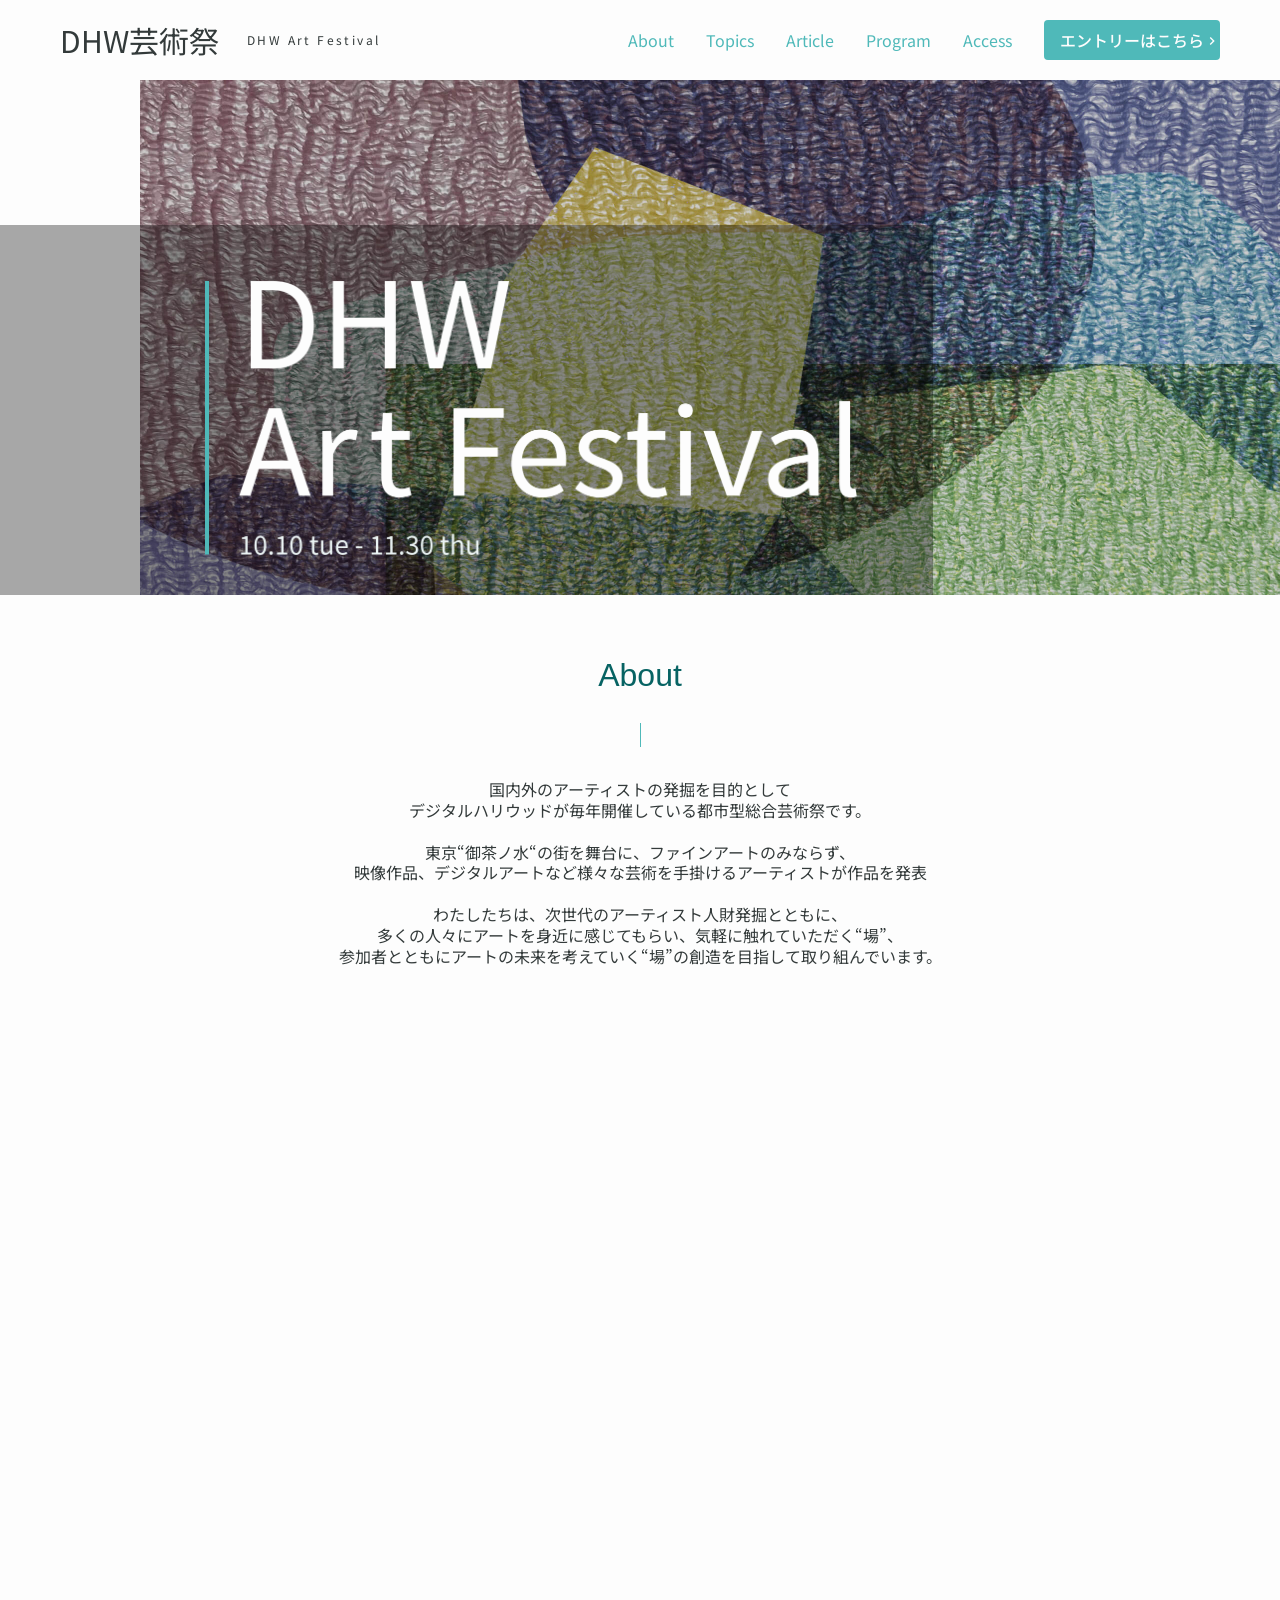
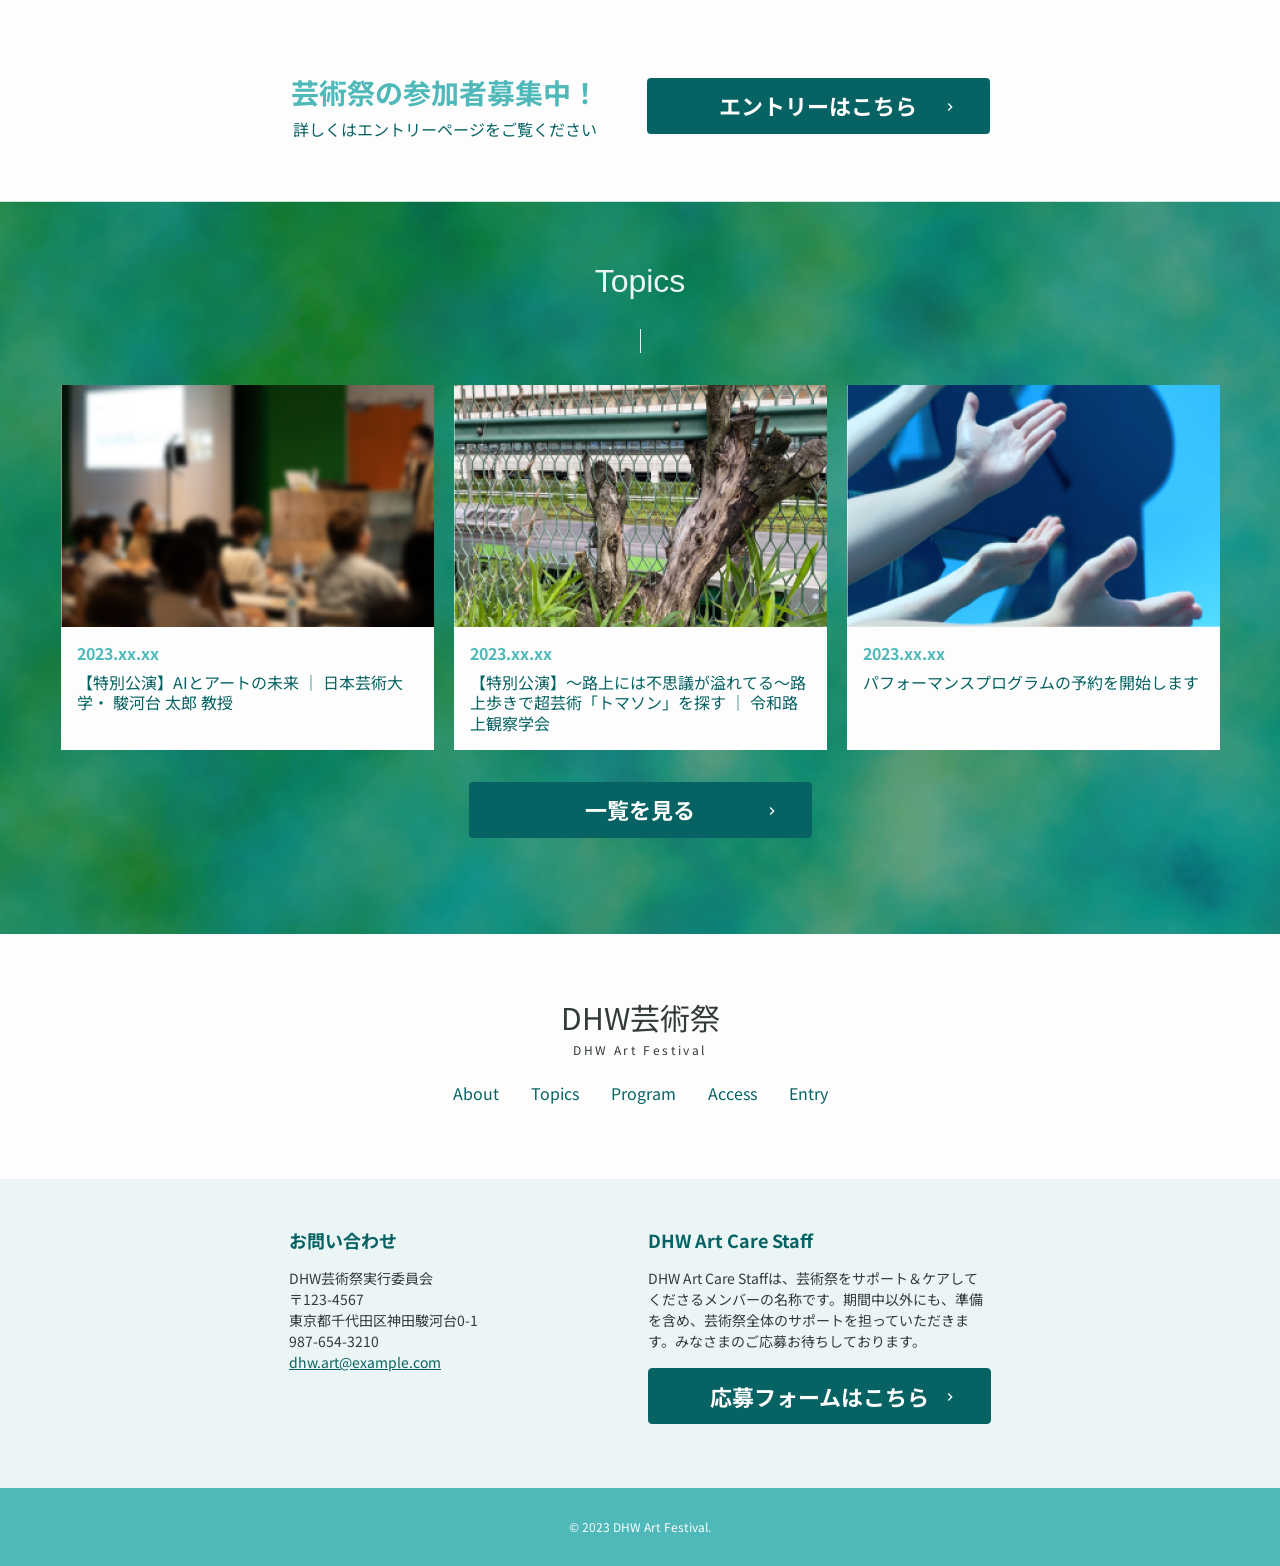
<file: index.html>
<!DOCTYPE html>
<html lang="ja">

<head prefix="og: https://ogp.me/ns#">
    <meta charset="UTF-8">
    <meta name="viewport" content="width=device-width, initial-scale=1.0">
    <meta name="description" content="国内外のアーティストの発掘を目的としてデジタルハリウッドが毎年開催している都市型総合芸術祭です。">
    
    <!-- ogp -->
    <meta property="og:url" content="https://dhwmall.co.jp">
    <meta property="og:type" content="website">
    <meta property="og:title" content="DHW芸術祭 DHW Art Festival">
    <meta property="og:description" content="国内外のアーティストの発掘を目的としてデジタルハリウッドが毎年開催している都市型総合芸術祭です。">
    <meta property="og:site_name" content="DHW芸術祭 DHW Art Festival">
    <meta property="og:image" content="https://dhwmall.co.jp/assets/images/ogp.jpg">

    <!-- favicon apple-touch-icon -->
    <link rel="shortcut icon" href="assets/images/favicon.ico">
    <link rel="apple-touch-icon" sizes="180x180" href="assets/images/apple-touch-icon.png">
    <link rel="icon" type="image/png" href="assets/images/android-chrome-256x256.png">
    
    <title>DHW芸術祭 DHW Art Festival</title>

    <!-- web font -->
    <link rel="preconnect" href="https://fonts.googleapis.com">
    <link rel="preconnect" href="https://fonts.gstatic.com" crossorigin>
    <link href="https://fonts.googleapis.com/css2?family=Noto+Sans+JP:wght@400;500;700&display=swap" rel="stylesheet">

    <!-- css -->
    <link rel="stylesheet" href="assets/css/destyle.css">
    <link rel="stylesheet" href="assets/css/common.css">
    <link rel="stylesheet" href="assets/css/top.css">
    <link rel="stylesheet" href="assets/css/style.css">
</head>

<body>

    <div id="container" class="container">
        <header class="header">
            <h1 class="header__topic"><a href="index.html">DHW芸術祭<span>DHW Art Festival</span></a></h1>
            <nav class="nav">
                <div class="nav__header">
                    <p class="nav__topic"><a href="index.html">DHW芸術祭<span>DHW Art Festival</span></a></p>
                    <button class="nav__btn">
                        <img src="assets/images/btn-close.svg" alt="btn-close">
                    </button>
                </div>
                <ul class="nav__list">
                    <li class="nav__item"><a href="index.html#about">About</a></li>
                    <li class="nav__item"><a href="topics.html">Topics</a></li>
                    <li class="nav__item"><a href="article.html">Article</a></li>
                    <li class="nav__item"><a href="#">Program</a></li>
                    <li class="nav__item"><a href="#">Access</a></li>
                    <li class="nav__item"><a href="entry.html">Entry</a></li>
                    <li class="nav__item"><a class="nav__btnEntry" href="entry.html">エントリーはこちら</a></li>
                </ul>
            </nav>
            <!-- header.btn -->
            <button class="header__btn">
                <img src="assets/images/btn-menu.svg" alt="btn-menu">
            </button>
        </header>
        <main class="main">
            <article class="article">
                <header class="article__header">
                    <h2 class="mainVisual">
                        <img class="logo__sp" src="assets/images/top-logo-sp.png"
                            alt="DHW Art Festival 10.10 tue - 11.30 thu">
                        <img class="logo__pc" src="assets/images/top-logo-pc.png"
                            alt="DHW Art Festival 10.10 tue - 11.30 thu">
                    </h2>
                </header>
                <section id="about" class="section section--about">
                    <h3 class="topic">About</h3>
                    <div class="mainCaption">
                        <p class="mainCaption__txt">国内外のアーティストの発掘を目的として<br>
                            デジタルハリウッドが毎年開催している都市型総合芸術祭です。</p>
                        <p class="mainCaption__txt">東京“御茶ノ水“の街を舞台に、ファインアートのみならず、<br>
                            映像作品、デジタルアートなど様々な芸術を手掛けるアーティストが作品を発表</p>
                        <p class="mainCaption__txt">わたしたちは、次世代のアーティスト人財発掘とともに、<br>
                            多くの人々にアートを身近に感じてもらい、気軽に触れていただく“場”、<br>
                            参加者とともにアートの未来を考えていく“場”の創造を目指して取り組んでいます。</p>
                    </div>
                    <iframe class="movie" src="https://www.youtube.com/embed/JCCbKsU6DAI" title="YouTube video player" allow= "accelerometer; autoplay; clipboard-write; encrypted-media; gyroscope; picture-in-picture; web-share" allowfullscreen></iframe>

                    <div class="entry">
                        <div class="entry__group">
                            <h4 class="entry__topic">芸術祭の参加者募集中！</h4>
                            <p class="entry__txt">詳しくは<br class="spbr">エントリーページをご覧ください</p>
                        </div>
                        <a class="btn btn--about" href="entry.html">エントリーはこちら</a>
                    </div>
                </section>

                <section id="topics" class="section section--topics">
                    <h3 class="topic toipcs--white">Topics</h3>
                    <ul class="topics">
                        <li class="topics__item">
                            <a href="">
                                <img src="assets/images/topics-thum01.jpg" alt="">
                                <p class="topics__txt">
                                    <time datetime="2023-01-01">2023.xx.xx</time>
                                    <span>【特別公演】AIとアートの未来 ｜ 日本芸術大学・ 駿河台 太郎 教授</span>
                                </p>
                            </a>
                        </li>
                        <li class="topics__item">
                            <a href="">
                                <img src="assets/images/topics-thum02.jpg" alt="">
                                <p class="topics__txt">
                                    <time datetime="2023-01-01">2023.xx.xx</time>
                                    <span>【特別公演】～路上には不思議が溢れてる～路上歩きで超芸術「トマソン」を探す ｜ 令和路上観察学会</span>
                                </p>
                            </a>
                        </li>
                        <li class="topics__item">
                            <a href="">
                                <img src="assets/images/topics-thum03.jpg" alt="">
                                <p class="topics__txt">
                                    <time datetime="2023-01-01">2023.xx.xx</time>
                                    <span>パフォーマンスプログラムの予約を開始します</span>
                                </p>
                            </a>
                        </li>
                    </ul>
                    <a class="btn btn--topics" href="topics.html">一覧を見る</a>
                </section>
                <footer class="article__footer">
                    <h3 class="footerTitle">DHW芸術祭<span>DHW Art Festival</span></h3>
                    <nav class="footerNav">
                        <ul class="footerNav__list">
                            <li class="footerNav__item"><a href="index.html#about">About</a></li>
                            <li class="footerNav__item"><a href="topics.html">Topics</a></li>
                            <li class="footerNav__item"><a href="#">Program</a></li>
                            <li class="footerNav__item"><a href="#">Access</a></li>
                            <li class="footerNav__item"><a href="entry.html">Entry</a></li>
                        </ul>
                    </nav>
                </footer>
            </article>
        </main>
        <footer class="footer">
            <div class="footer__group">
                <section class="contact">
                    <h2 class="contact__topic">お問い合わせ</h2>
                    <address class="contact__address">
                        DHW芸術祭実行委員会<br>
                        〒123-4567<br>
                        東京都千代田区神田駿河台0-1<br>
                        987-654-3210<br>
                        <a href="mailto:dhw.art@example.com?subject=お問い合わせ">dhw.art@example.com</a>
                    </address>
                </section>
                <section class="recruit">
                    <h2 class="recruit__topic">DHW Art Care Staff</h2>
                    <p class="recruit__txt">DHW Art Care Staffは、芸術祭をサポート＆ケアしてくださるメンバーの名称です。期間中以外にも、準備を含め、芸術祭全体のサポートを担っていただきます。みなさまのご応募お待ちしております。</p>
                    <a  class="btn btn__recruit" href="#">応募フォームはこちら</a>
                </section>
            </div>
            <p class="copy"><small>&copy; 2023 DHW Art Festival.</small></p>
        </footer>
    </div>

</body>
<script src="https://code.jquery.com/jquery-3.7.0.min.js" integrity="sha256-2Pmvv0kuTBOenSvLm6bvfBSSHrUJ+3A7x6P5Ebd07/g=" crossorigin="anonymous"></script>
<script src="assets/js/main.js"></script>
</html>
</file>
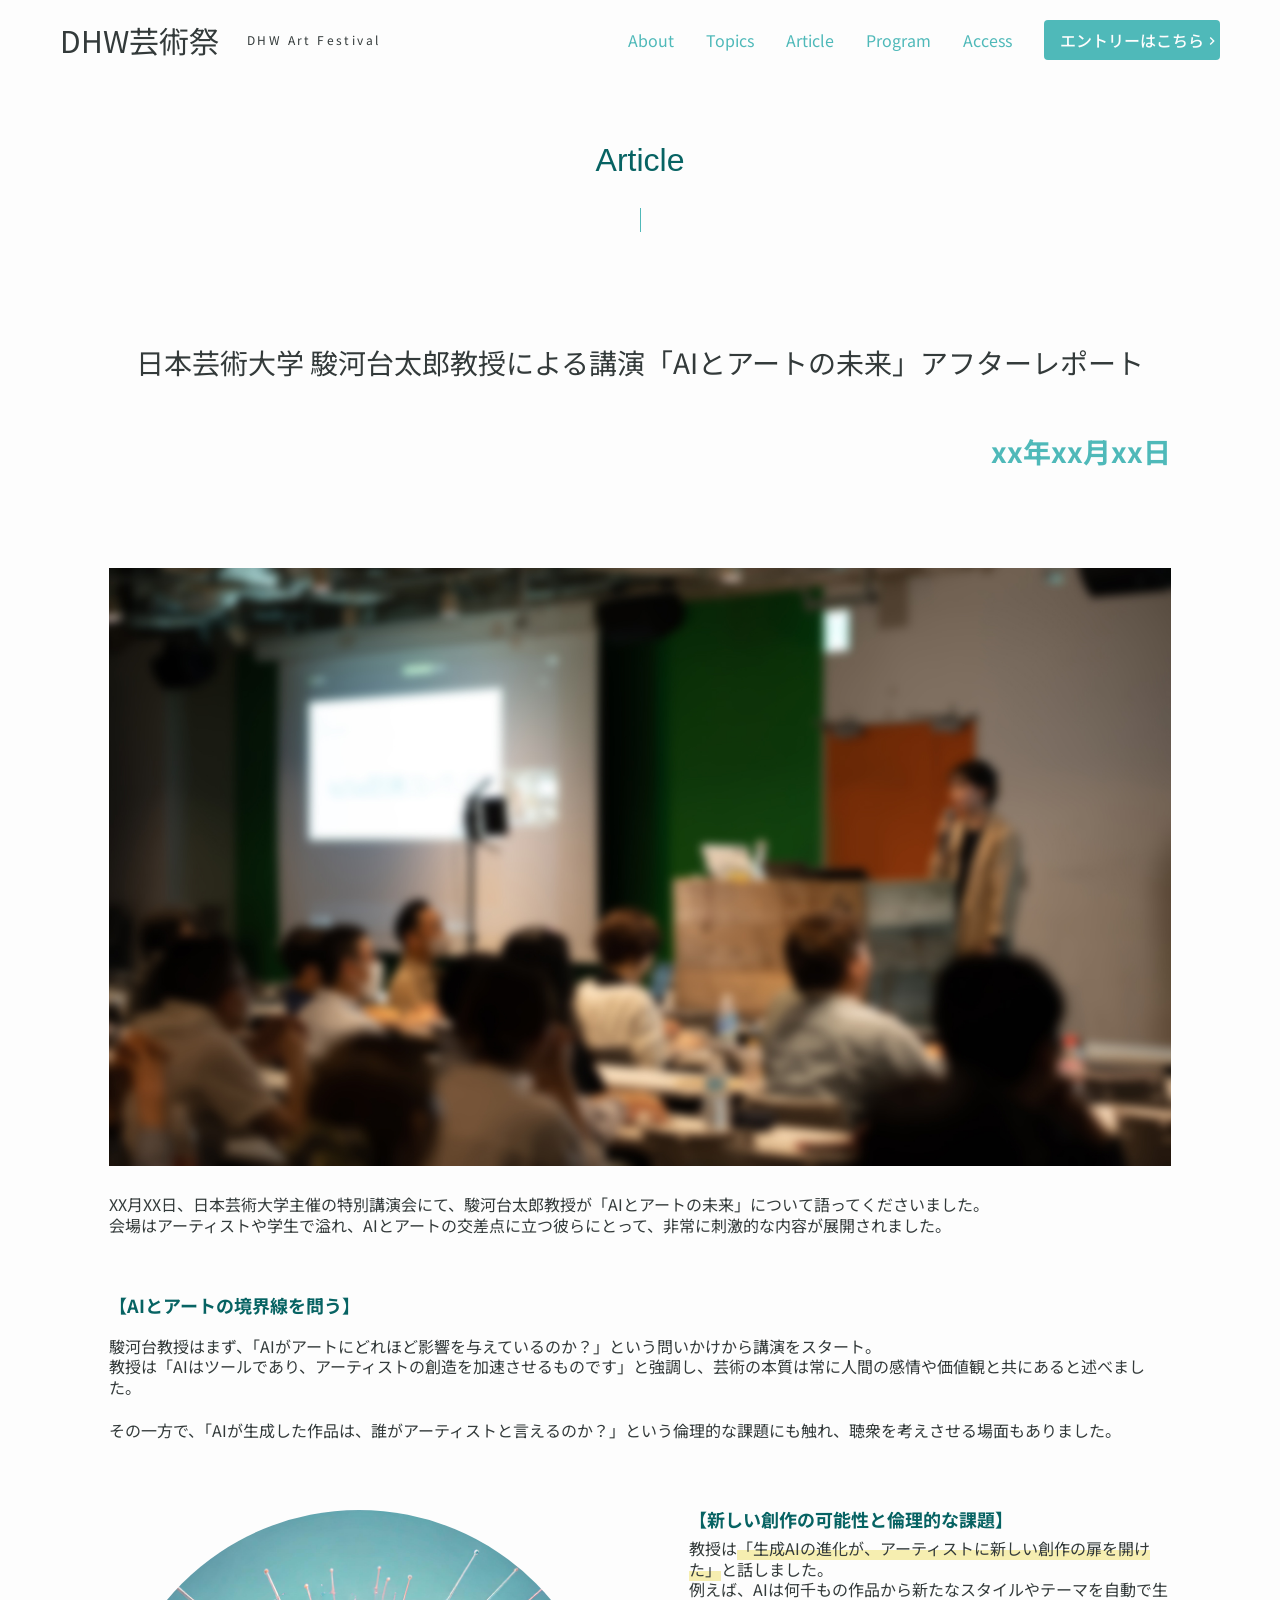
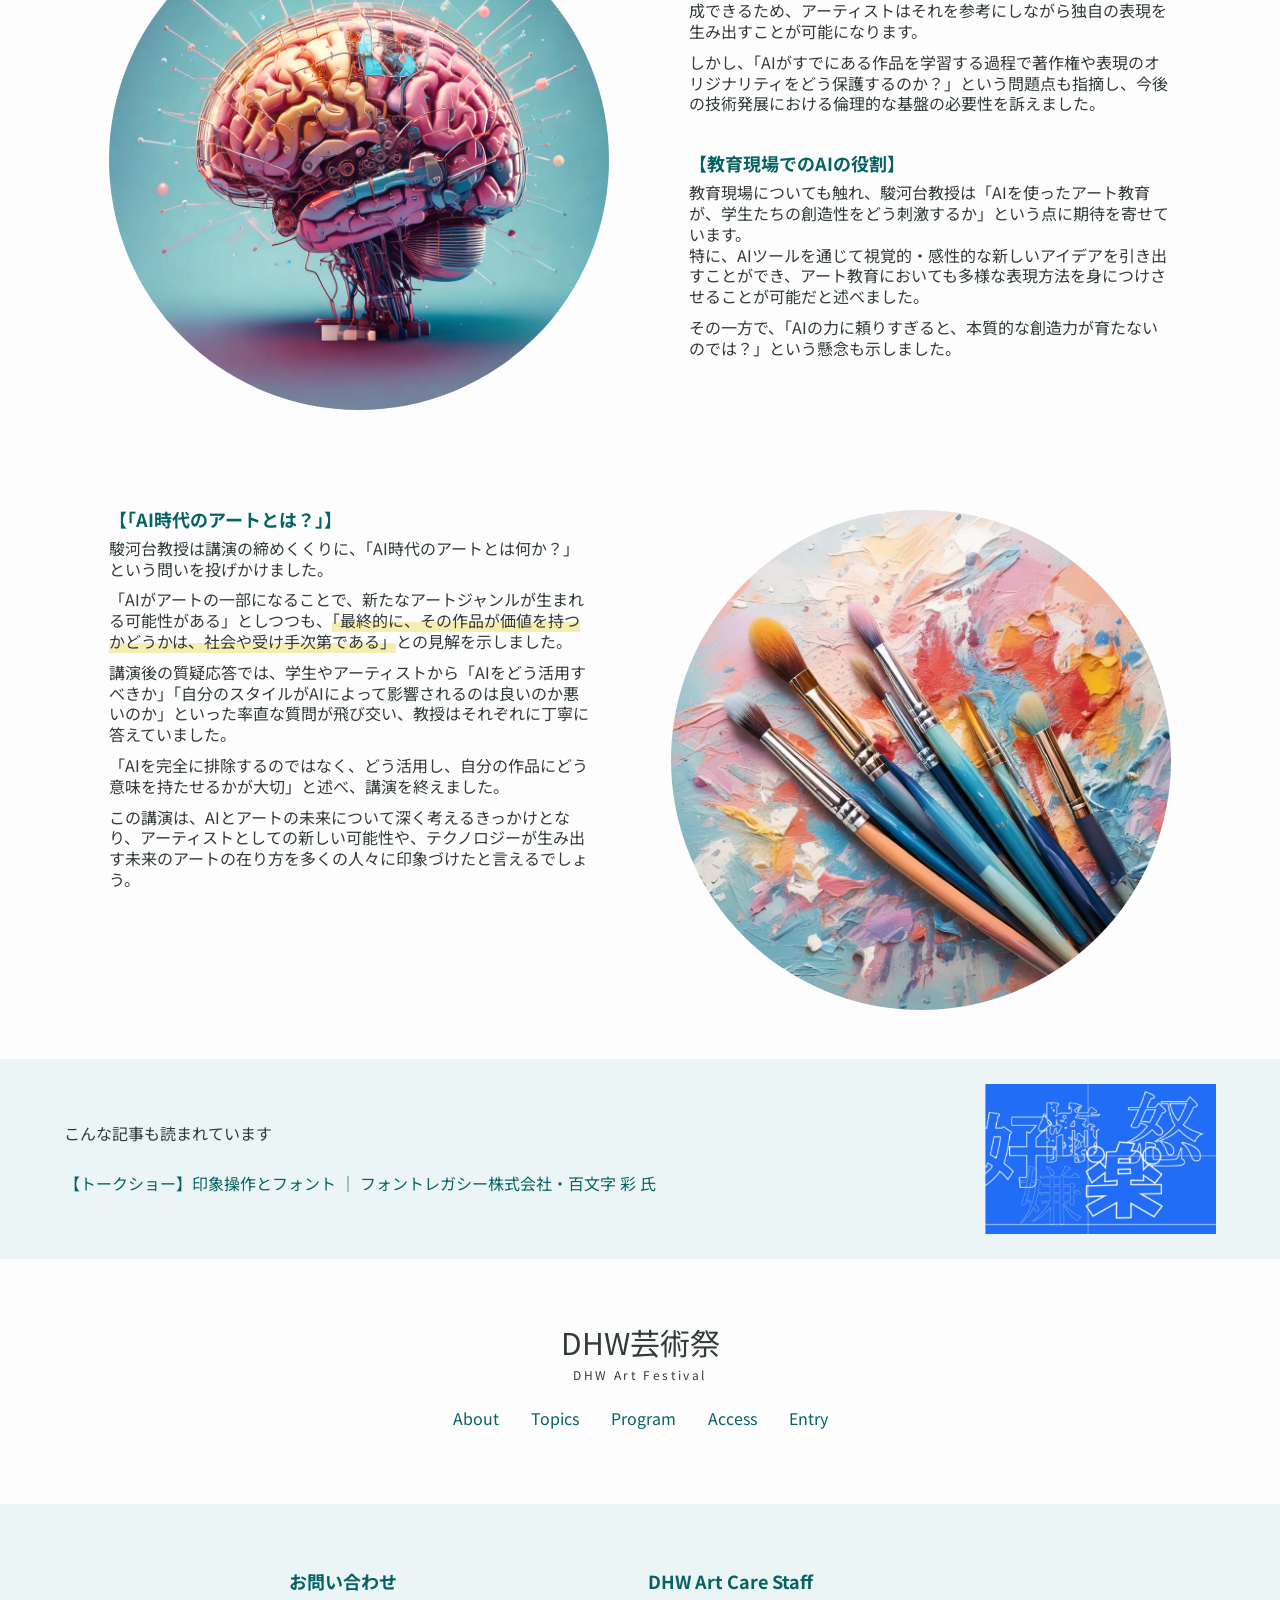
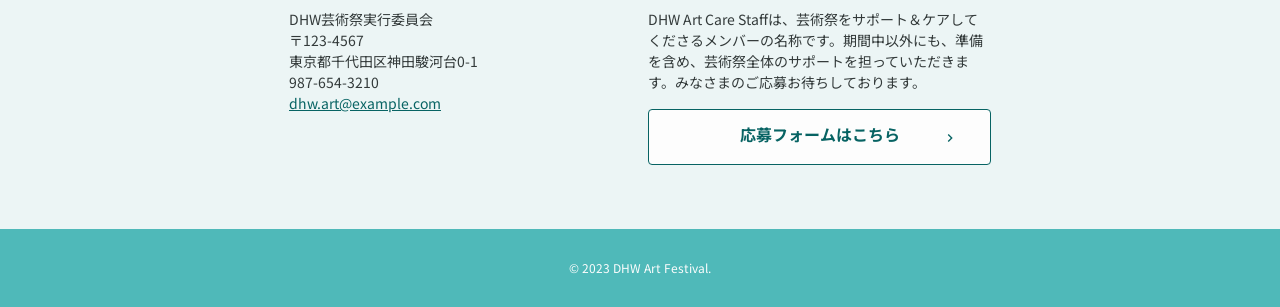
<file: article.html>
<!DOCTYPE html>
<html lang="ja">

<head prefix="og: https://ogp.me/ns#">
    <meta charset="UTF-8">
    <meta name="viewport" content="width=device-width, initial-scale=1.0">
    <meta name="description" content="国内外のアーティストの発掘を目的としてデジタルハリウッドが毎年開催している都市型総合芸術祭です。">
    

    <!-- ogp -->
    <meta property="og:url" content="https://dhwmall.co.jp">
    <meta property="og:type" content="website">
    <meta property="og:title" content="DHW芸術祭 DHW Art Festival">
    <meta property="og:description" content="国内外のアーティストの発掘を目的としてデジタルハリウッドが毎年開催している都市型総合芸術祭です。">
    <meta property="og:site_name" content="DHW芸術祭 DHW Art Festival">
    <meta property="og:image" content="https://dhwmall.co.jp/assets/images/ogp.jpg">


    <!-- favicon apple-touch-icon -->
    <link rel="shortcut icon" href="assets/images/favicon.ico">
    <link rel="apple-touch-icon" sizes="180x180" href="assets/images/apple-touch-icon.png">
    <link rel="icon" type="image/png" href="assets/images/android-chrome-256x256.png">

    <title>DHW芸術祭 DHW Art Festival</title>

    <!-- web font -->
    <link rel="preconnect" href="https://fonts.googleapis.com">
    <link rel="preconnect" href="https://fonts.gstatic.com" crossorigin>
    <link href="https://fonts.googleapis.com/css2?family=Noto+Sans+JP:wght@400;500;700&display=swap" rel="stylesheet">

    <!-- css -->
    <link rel="stylesheet" href="assets/css/destyle.css">
    <link rel="stylesheet" href="assets/css/common.css">
    <link rel="stylesheet" href="assets/css/article.css">
</head>

<body>

    <div id="container" class="container">
        <header class="header">
            <h1 class="header__topic"><a href="index.html">DHW芸術祭<span>DHW Art Festival</span></a></h1>
            <nav class="nav">
                <div class="nav__header">
                    <p class="nav__topic"><a href="index.html">DHW芸術祭<span>DHW Art Festival</span></a></p>
                    <button class="nav__btn">
                        <img src="assets/images/btn-close.svg" alt="btn-close">
                    </button>
                </div>
                <ul class="nav__list">
                    <li class="nav__item"><a href="index.html#about">About</a></li>
                    <li class="nav__item"><a href="topics.html">Topics</a></li>
                    <li class="nav__item"><a href="article.html">Article</a></li>
                    <li class="nav__item"><a href="#">Program</a></li>
                    <li class="nav__item"><a href="#">Access</a></li>
                    <li class="nav__item"><a href="entry.html">Entry</a></li>
                    <li class="nav__item"><a class="nav__btnEntry" href="entry.html">エントリーはこちら</a></li>
                </ul>
            </nav>
            <!-- header.btn -->
            <button class="header__btn">
                <img src="assets/images/btn-menu.svg" alt="btn-menu">
            </button>
        </header>
        <main class="main">
            <article class="article">
                <header class="article__header">
                    <h2 class="topic">Article</h2>
                </header>

                <!-- Article -->
                <section class="article__body">

                    <div class="article__intro">
                        <h3 class="article__title">日本芸術大学 駿河台太郎教授による講演「AIとアートの未来」アフターレポート</h3>
                        <div class="article__meta">
                            <time class="article__date" datetime="2023-01-01">xx年xx月xx日</time>
                        </div>
                        <figure class="article__hero">
                            <img src="assets/images/article_report.jpg" alt="講演の様子">
                        </figure>
                        <p class="article__lead">XX月XX日、日本芸術大学主催の特別講演会にて、駿河台太郎教授が「AIとアートの未来」について語ってくださいました。<br>
                            会場はアーティストや学生で溢れ、AIとアートの交差点に立つ彼らにとって、非常に刺激的な内容が展開されました。</p>
                    </div>
                    <div class="article__content">
                        <section class="article__section">
                            <h3 class="article__sectionTitle">【AIとアートの境界線を問う】</h3>
                            <p class="article__txt">駿河台教授はまず、「AIがアートにどれほど影響を与えているのか？」という問いかけから講演をスタート。<br>
                            教授は「AIはツールであり、アーティストの創造を加速させるものです」と強調し、芸術の本質は常に人間の感情や価値観と共にあると述べました。</p>
                            <p class="article__txt">その一方で、「AIが生成した作品は、誰がアーティストと言えるのか？」という倫理的な課題にも触れ、聴衆を考えさせる場面もありました。</p>
                        </section>
                        <!-- 横並び -->
                        <section class="articleBlock articleBlock--row">
                            <div class="articleBlock__img">
                                <img src="assets/images/article_img01.jpg" alt="circle-img">
                            </div>
                            <div class="articleBlock__item">
                                <div class="articleBlock__itemInner">
                                    <h4 class="article__sectionTitle">【新しい創作の可能性と倫理的な課題】</h4>
                                    <p class="articleBlock__txt">教授は<span class="mark">「生成AIの進化が、アーティストに新しい創作の扉を開けた」</span>と話しました。<br>
                                    例えば、AIは何千もの作品から新たなスタイルやテーマを自動で生成できるため、アーティストはそれを参考にしながら独自の表現を生み出すことが可能になります。</p>
                                    <p class="articleBlock__txt">しかし、「AIがすでにある作品を学習する過程で著作権や表現のオリジナリティをどう保護するのか？」という問題点も指摘し、今後の技術発展における倫理的な基盤の必要性を訴えました。</p>
                                </div>
                                <div class="articleBlock__itemInner">
                                    <h4 class="article__sectionTitle">【教育現場でのAIの役割】</h4>
                                    <p class="articleBlock__txt">教育現場についても触れ、駿河台教授は「AIを使ったアート教育が、学生たちの創造性をどう刺激するか」という点に期待を寄せています。<br>
                                    特に、AIツールを通じて視覚的・感性的な新しいアイデアを引き出すことができ、アート教育においても多様な表現方法を身につけさせることが可能だと述べました。</p>
                                    <p class="articleBlock__txt">その一方で、「AIの力に頼りすぎると、本質的な創造力が育たないのでは？」という懸念も示しました。</p>
                                </div>
                            </div>
                        </section>
                        <!-- 逆並び -->
                        <section class="articleBlock articleBlock--row articleBlock--reverse">
                            <div class="articleBlock__img">
                                <img src="assets/images/article_img02.jpg" alt="circle-img">
                            </div>
                            <div class="articleBlock__item">
                                <h4 class="article__sectionTitle">【「AI時代のアートとは？」】</h4>
                                <p class="articleBlock__txt">駿河台教授は講演の締めくくりに、「AI時代のアートとは何か？」という問いを投げかけました。</p>
                                <p class="articleBlock__txt">「AIがアートの一部になることで、新たなアートジャンルが生まれる可能性がある」としつつも、<span class="mark">「最終的に、その作品が価値を持つかどうかは、社会や受け手次第である」</span>との見解を示しました。</p>
                                <p class="articleBlock__txt">講演後の質疑応答では、学生やアーティストから「AIをどう活用すべきか」「自分のスタイルがAIによって影響されるのは良いのか悪いのか」といった率直な質問が飛び交い、教授はそれぞれに丁寧に答えていました。</p>
                                <p class="articleBlock__txt">「AIを完全に排除するのではなく、どう活用し、自分の作品にどう意味を持たせるかが大切」と述べ、講演を終えました。</p>
                                <p class="articleBlock__txt">この講演は、AIとアートの未来について深く考えるきっかけとなり、アーティストとしての新しい可能性や、テクノロジーが生み出す未来のアートの在り方を多くの人々に印象づけたと言えるでしょう。</p>
                            </div>
                        </section>
                    </div>
    
                    <!-- /Article -->
                </section>
                <div class="article__layout">
                    <div class="recommend">
                        <p class="article__main">こんな記事も読まれています</p>
                        <a href=""><p class="recommend__txt">【トークショー】印象操作とフォント ｜ フォントレガシー株式会社・百文字 彩 氏</p></a>
                    </div>
                        
                    <figure class="recommend__img">
                        <img src="assets/images/topics-thum08.jpg" alt="">
                    </figure>
                </div>


                
                <footer class="article__footer">
                    <h3 class="footerTitle">DHW芸術祭<span>DHW Art Festival</span></h3>
                    <nav class="footerNav">
                        <ul class="footerNav__list">
                            <li class="footerNav__item"><a href="index.html#about">About</a></li>
                            <li class="footerNav__item"><a href="topics.html">Topics</a></li>
                            <li class="footerNav__item"><a href="#">Program</a></li>
                            <li class="footerNav__item"><a href="#">Access</a></li>
                            <li class="footerNav__item"><a href="entry.html">Entry</a></li>
                        </ul>
                    </nav>
                </footer>
            </article>
        </main>
        <footer class="footer">
            <div class="footer__group">
                <section class="contact">
                    <h2 class="contact__topic">お問い合わせ</h2>
                    <address class="contact__address">
                        DHW芸術祭実行委員会<br>
                        〒123-4567<br>
                        東京都千代田区神田駿河台0-1<br>
                        987-654-3210<br>
                        <a href="mailto:dhw.art@example.com?subject=お問い合わせ">dhw.art@example.com</a>
                    </address>
                </section>
                <section class="recruit">
                    <h2 class="recruit__topic">DHW Art Care Staff</h2>
                    <p class="recruit__txt">DHW Art Care Staffは、芸術祭をサポート＆ケアしてくださるメンバーの名称です。期間中以外にも、準備を含め、芸術祭全体のサポートを担っていただきます。みなさまのご応募お待ちしております。</p>
                    
                    <a  class="btn btn__recruit" href="#">応募フォームはこちら</a>
                </section>
            </div>
            <p class="copy"><small>&copy; 2023 DHW Art Festival.</small></p>
        </footer>
    </div>

</body>
<script src="https://code.jquery.com/jquery-3.7.0.min.js" integrity="sha256-2Pmvv0kuTBOenSvLm6bvfBSSHrUJ+3A7x6P5Ebd07/g=" crossorigin="anonymous"></script>
<script src="assets/js/main.js"></script>
</html>
</file>
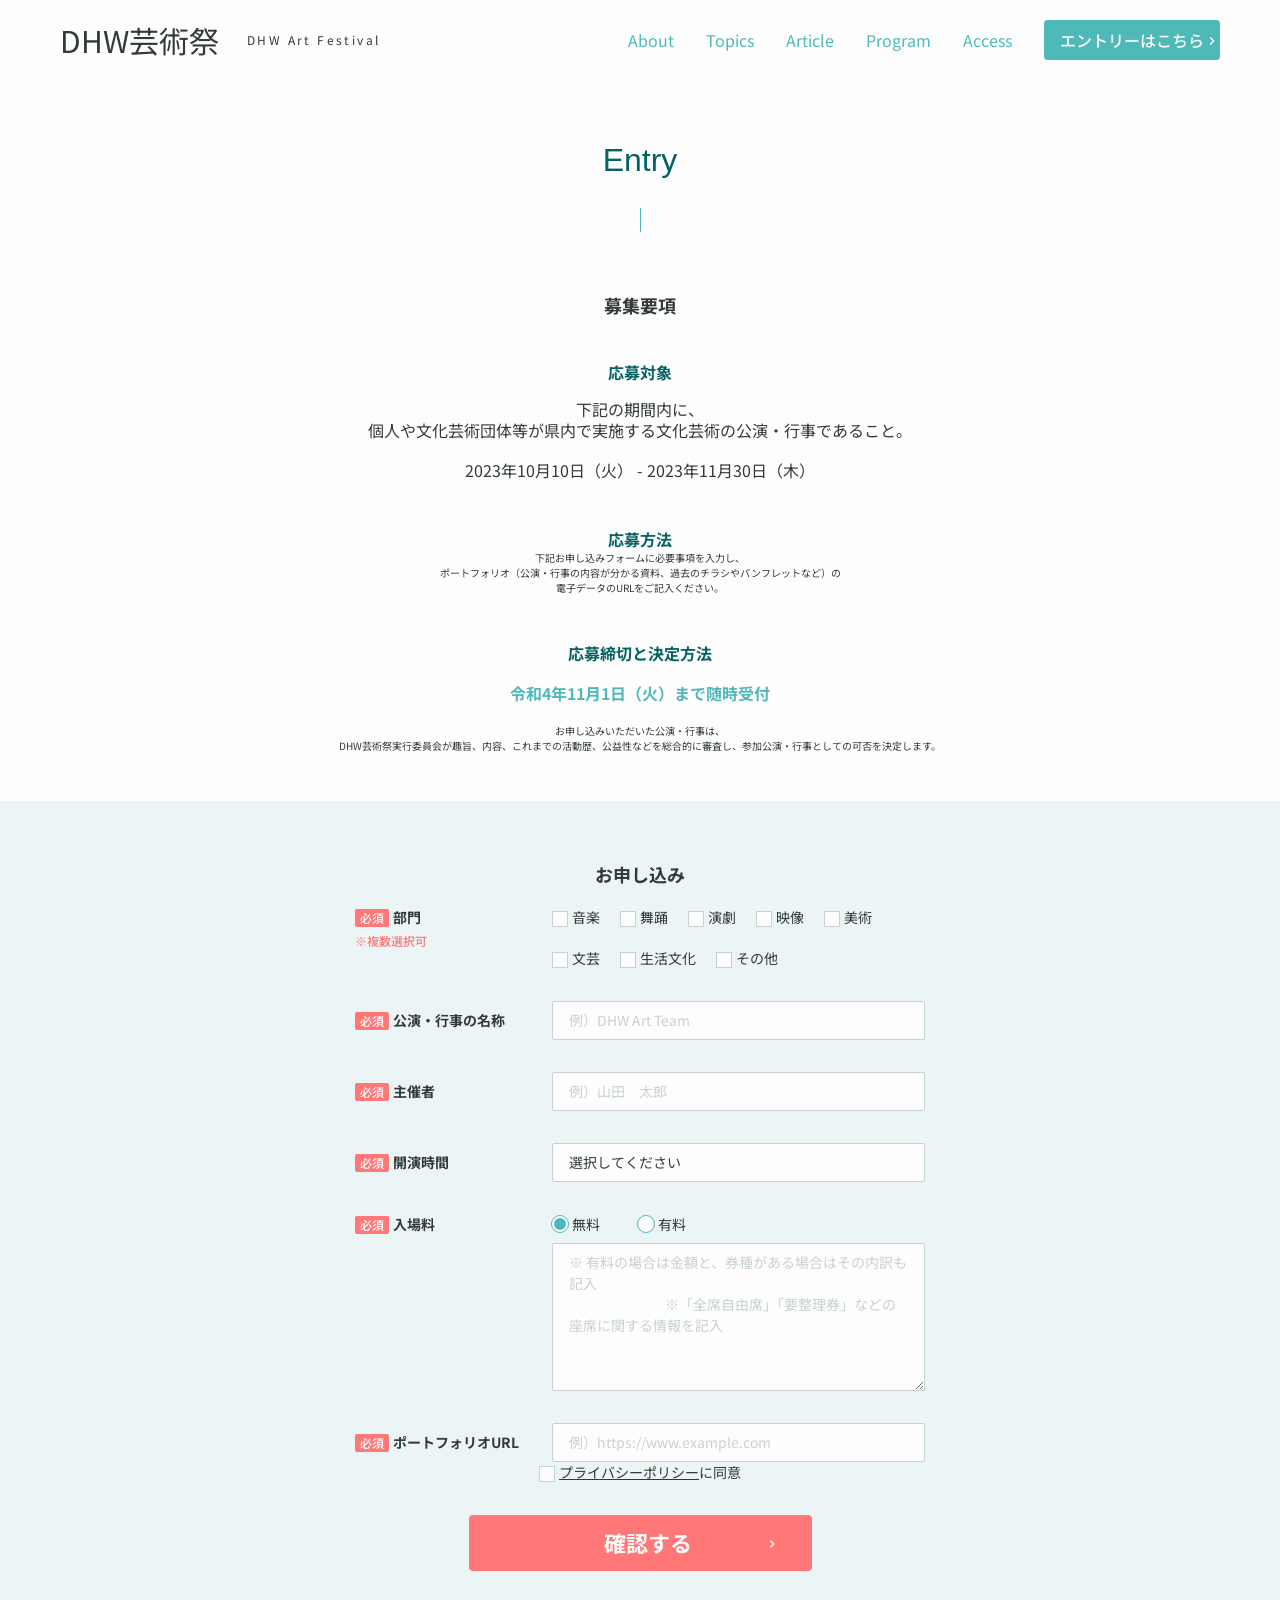
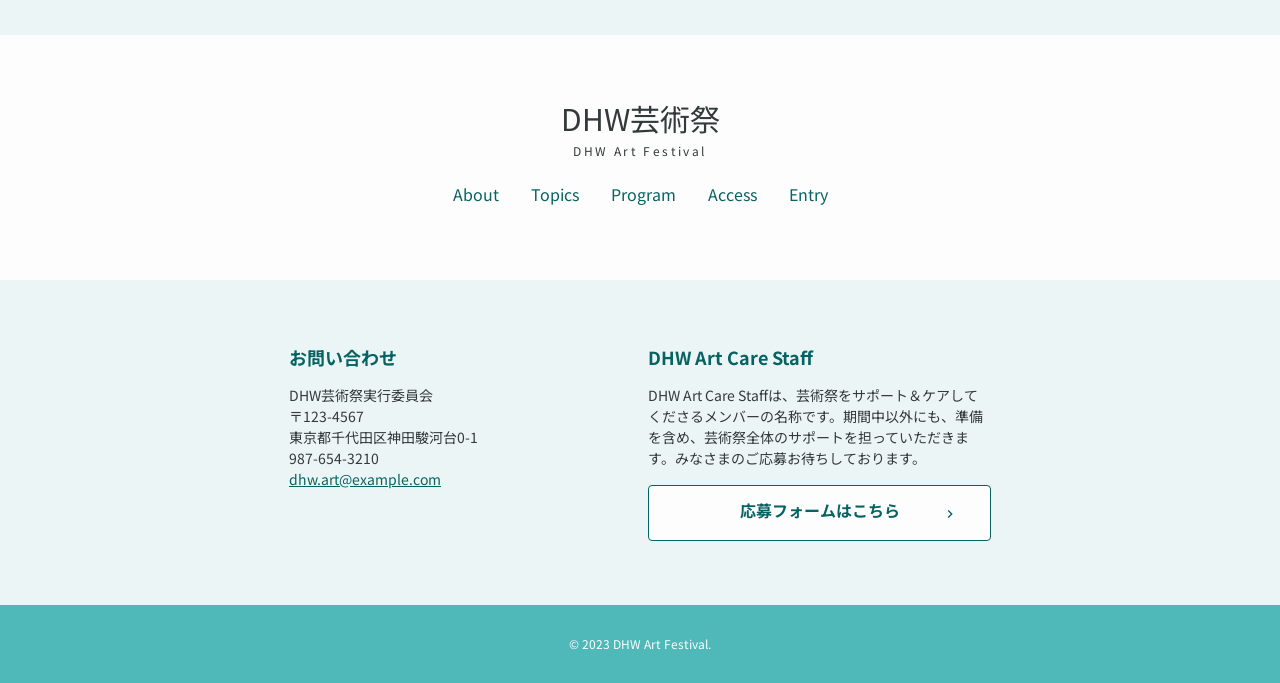
<file: entry.html>
<!DOCTYPE html>
<html lang="ja">

<head>
    <meta charset="UTF-8">
    <meta name="viewport" content="width=device-width, initial-scale=1.0">
    <meta name="description" content="国内外のアーティストの発掘を目的としてデジタルハリウッドが毎年開催している都市型総合芸術祭です。">
    <title>DHW芸術祭 DHW Art Festival</title>

    <!-- favicon apple-touch-icon -->
    <link rel="shortcut icon" href="assets/images/favicon.ico">
    <link rel="apple-touch-icon" sizes="180x180" href="assets/images/apple-touch-icon.png">
    <link rel="icon" type="image/png" href="assets/images/android-chrome-256x256.png">

    <!-- web font -->
    <link rel="preconnect" href="https://fonts.googleapis.com">
    <link rel="preconnect" href="https://fonts.gstatic.com" crossorigin>
    <link href="https://fonts.googleapis.com/css2?family=Noto+Sans+JP:wght@400;500;700&display=swap" rel="stylesheet">

    <!-- css -->
    <link rel="stylesheet" href="assets/css/destyle.css">
    <link rel="stylesheet" href="assets/css/common.css">
    <link rel="stylesheet" href="assets/css/entry.css">
    
</head>

<body>

    <div id="container" class="container">
        <header class="header">
            <h1 class="header__topic"><a href="index.html">DHW芸術祭<span>DHW Art Festival</span></a></h1>
            <nav class="nav">
                <div class="nav__header">
                    <p class="nav__topic"><a href="index.html">DHW芸術祭<span>DHW Art Festival</span></a></p>
                    <button class="nav__btn">
                        <img src="assets/images/btn-close.svg" alt="btn-close">
                    </button>
                </div>
                <ul class="nav__list">
                    <li class="nav__item"><a href="index.html#about">About</a></li>
                    <li class="nav__item"><a href="topics.html">Topics</a></li>
                    <li class="nav__item"><a href="article.html">Article</a></li>
                    <li class="nav__item"><a href="#">Program</a></li>
                    <li class="nav__item"><a href="#">Access</a></li>
                    <li class="nav__item"><a href="#entry.html">Entry</a></li>
                    <li class="nav__item"><a class="nav__btnEntry" href="#entry.html">エントリーはこちら</a></li>
                </ul>
            </nav>
            <!-- header.btn -->
            <button class="header__btn">
                <img src="assets/images/btn-menu.svg" alt="btn-menu">
            </button>
        </header>
        <main class="main">
            <article class="article">
                <header class="article__header">
                    <h2 class="topic">Entry</h2>
                </header>

                <!-- entry page -->
                <section id="description" class="section section--description">
                    <h3 class="subTopic">募集要項</h3>
                    <dl class="description__list">
                        <dt class="description__item description__item--dt">応募対象</dt>
                        <dd class="description__item description__item--dd">下記の期間内に、<br class="pcbr">個人や文化芸術団体等が県内で実施する文化芸術の公演・行事であること。</dd>
                        <dd class="description__item description__item--dd description__item--when">2023年10月10日（火） - 2023年11月30日（木）</dd>

                        <dt class="description__item description__item--dt">応募方法</dt>
                        <dd class="description__item description__item--dd">下記お申し込みフォームに必要事項を入力し、<br class="pcbr">ポートフォリオ（公演・行事の内容が分かる資料、過去のチラシやパンフレットなど）の<br class="pcbr">電子データのURLをご記入ください。</dd>

                        <dt class="description__item description__item--dt">応募締切と決定方法</dt>
                        <dd class="description__item description__item--dd description__item--until">令和4年11月1日（火）まで随時受付</dd>
                        <dd class="description__item description__item--dd">お申し込みいただいた公演・行事は、<br class="pcbr">DHW芸術祭実行委員会が趣旨、内容、これまでの活動歴、公益性などを総合的に審査し、参加公演・行事としての可否を決定します。</dd>
                    </dl>
                </section>
                
                <section id="application" class="section section--application">
                <h3 class="subTopic">お申し込み</h3>
                <form action="#" method="post" class="form">
                    <section class="form__parts form__parts__check">
                    <h4 class="form__category">部門<span class="care">※複数選択可</span></h4>
                    <div class="group group--checkbox">
                        <label class="check"><input type="checkbox" name="music" value="music">音楽</label>
                        <label class="check"><input type="checkbox" name="dance" value="dance">舞踊</label>
                        <label class="check"><input type="checkbox" name="drama" value="drama">演劇</label>
                        <label class="check"><input type="checkbox" name="video" value="video">映像</label>
                        <label class="check"><input type="checkbox" name="art" value="art">美術</label>
                        <label class="check"><input type="checkbox" name="literature" value="literature">文芸</label>
                        <label class="check"><input type="checkbox" name="culture" value="culture">生活文化</label>
                        <label class="check"><input type="checkbox" name="other" value="other">その他</label>
                    </div>
                    </section>
                    <section class="form__parts">
                        <h4 class="form__category">公演・行事の名称</h4>
                        <div class="group">
                            <input type="text" name="ivent" placeholder="例）DHW Art Team">
                        </div>
                    </section>
                    <section class="form__parts">
                        <h4 class="form__category">主催者</h4>
                        <div class="group">
                            <input type="text" name="organizer" placeholder="例）山田　太郎">
                        </div>
                    </section>
                    <section class="form__parts">
                        <h4 class="form__category">開演時間</h4>
                        <select class="group group--select" name="time">
                            <option value="none">選択してください</option>
                            <option value="10:00-11:00">10:00-11:00</option>
                            <!-- 1時間おきとかでかく -->
                        </select>
                    </section>
                    <section class="form__parts">
                        <h4 class="form__category">入場料</h4>
                        <div class="form__flex">
                            <div class="group group--radio">
                                <label><input type="radio" name="price" checked value="free">無料</label>
                                <label><input type="radio" name="price" value="cost">有料</label>
                            </div>
                            <div class="group group--txt">
                                <textarea class="group group__textArea" name="detail" placeholder="※ 有料の場合は金額と、券種がある場合はその内訳も記入
                                ※「全席自由席」「要整理券」などの座席に関する情報を記入"></textarea>
                            </div>
                        </div>
                    </section>
                    <section class="form__parts">
                        <h4 class="form__category">ポートフォリオURL</h4>
                        <div class="group">
                            <input type="text" name="portfolio" placeholder="例）https://www.example.com">
                        </div>
                    </section>
                    <div class="form__parts form__parts--policy">
                        <label class="policy"><input type="checkbox" name="agree"><span>プライバシーポリシー</span>に同意</label>
                    </div>
                    <div class="form__parts form__parts--submit">
                        <button class="btn btn--form" type="submit">確認する</button>
                    </div>

                </form>
                </section>
                
                <footer class="article__footer">
                    <h3 class="footerTitle">DHW芸術祭<span>DHW Art Festival</span></h3>
                    <nav class="footerNav">
                        <ul class="footerNav__list">
                            <li class="footerNav__item"><a href="index.html#about">About</a></li>
                            <li class="footerNav__item"><a href="topics.html">Topics</a></li>
                            <li class="footerNav__item"><a href="#">Program</a></li>
                            <li class="footerNav__item"><a href="#">Access</a></li>
                            <li class="footerNav__item"><a href="#entry.html">Entry</a></li>
                        </ul>
                    </nav>
                </footer>
            </article>
        </main>
        <footer class="footer">
            <div class="footer__group">
                <section class="contact">
                    <h2 class="contact__topic">お問い合わせ</h2>
                    <address class="contact__address">
                        DHW芸術祭実行委員会<br>
                        〒123-4567<br>
                        東京都千代田区神田駿河台0-1<br>
                        987-654-3210<br>
                        <a href="mailto:dhw.art@example.com?subject=お問い合わせ">dhw.art@example.com</a>
                    </address>
                </section>
                <section class="recruit">
                    <h2 class="recruit__topic">DHW Art Care Staff</h2>
                    <p class="recruit__txt">DHW Art Care Staffは、芸術祭をサポート＆ケアしてくださるメンバーの名称です。期間中以外にも、準備を含め、芸術祭全体のサポートを担っていただきます。みなさまのご応募お待ちしております。</p>
                    
                    <a  class="btn btn__recruit" href="#">応募フォームはこちら</a>
                </section>
            </div>
            <p class="copy"><small>&copy; 2023 DHW Art Festival.</small></p>
            
        </footer>
    </div>

</body>
<script src="https://code.jquery.com/jquery-3.7.0.min.js" integrity="sha256-2Pmvv0kuTBOenSvLm6bvfBSSHrUJ+3A7x6P5Ebd07/g=" crossorigin="anonymous"></script>
<script src="assets/js/main.js"></script>
</html>
</file>
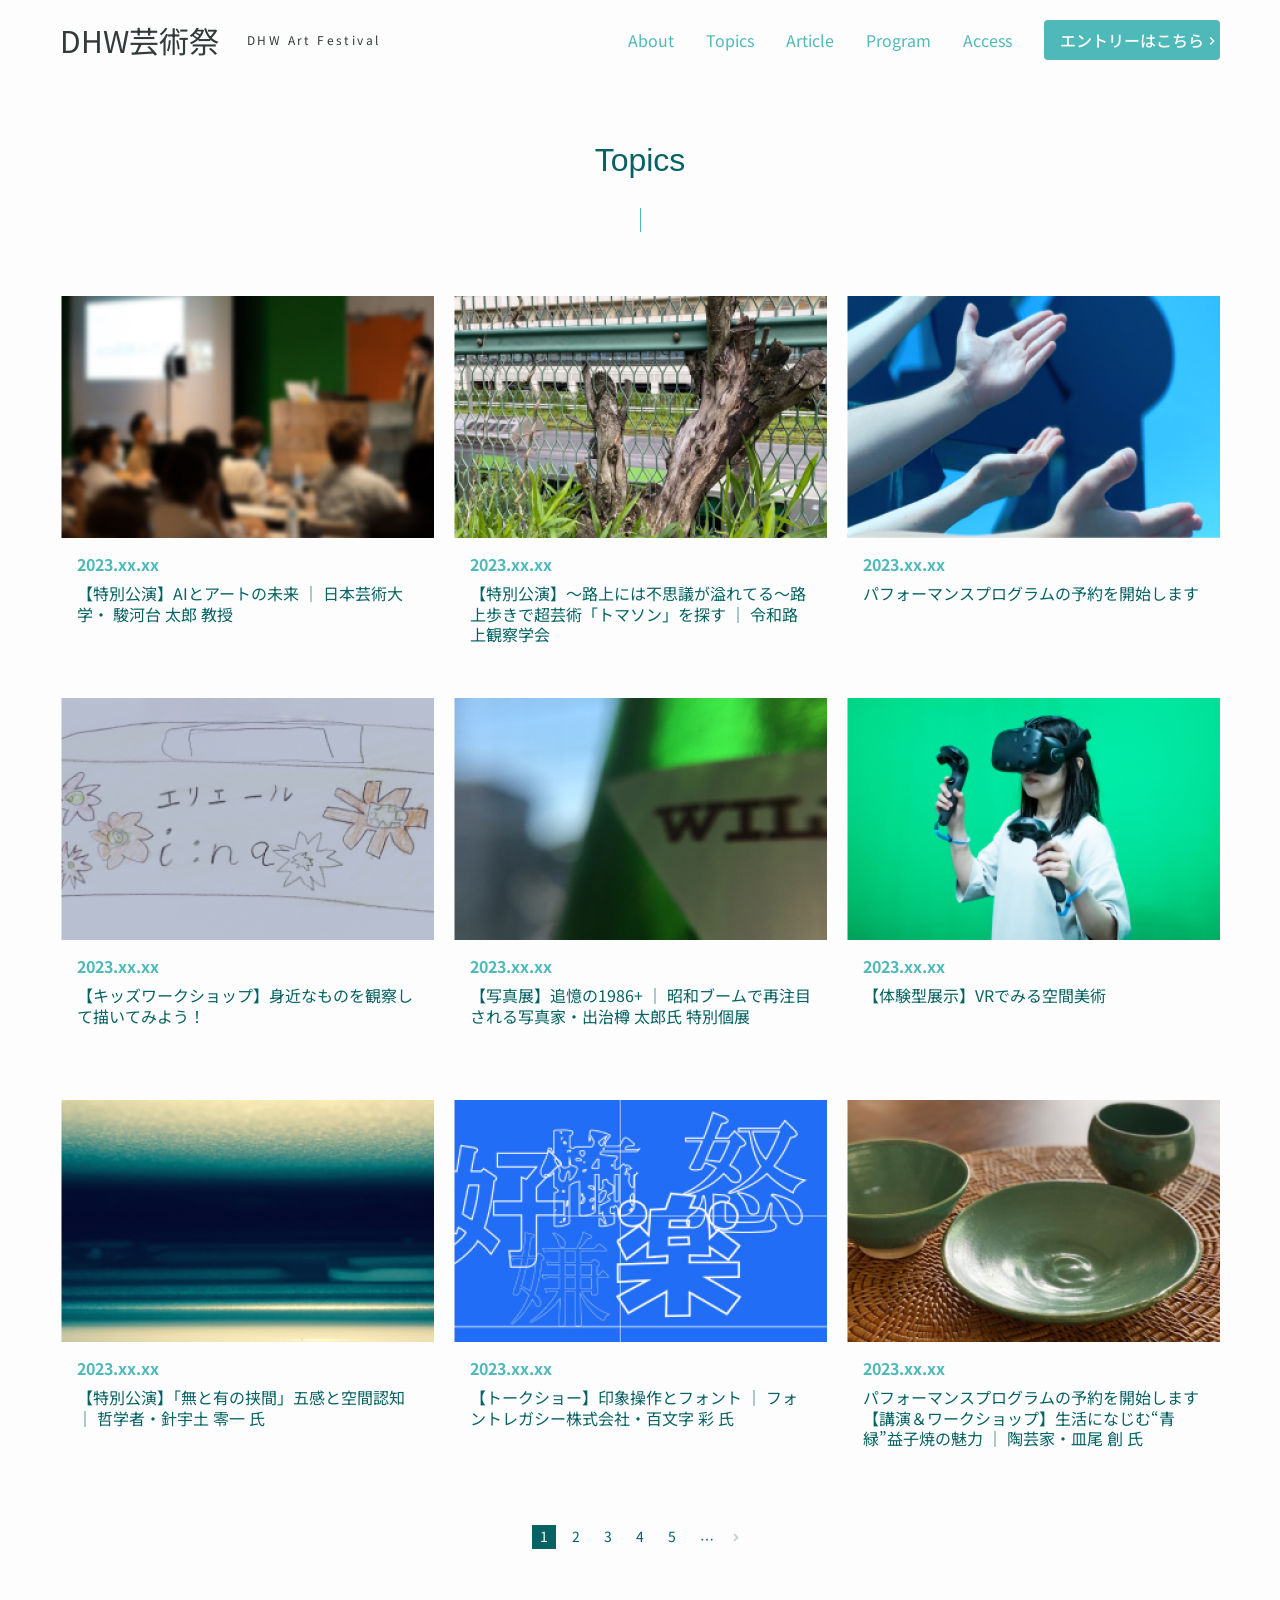
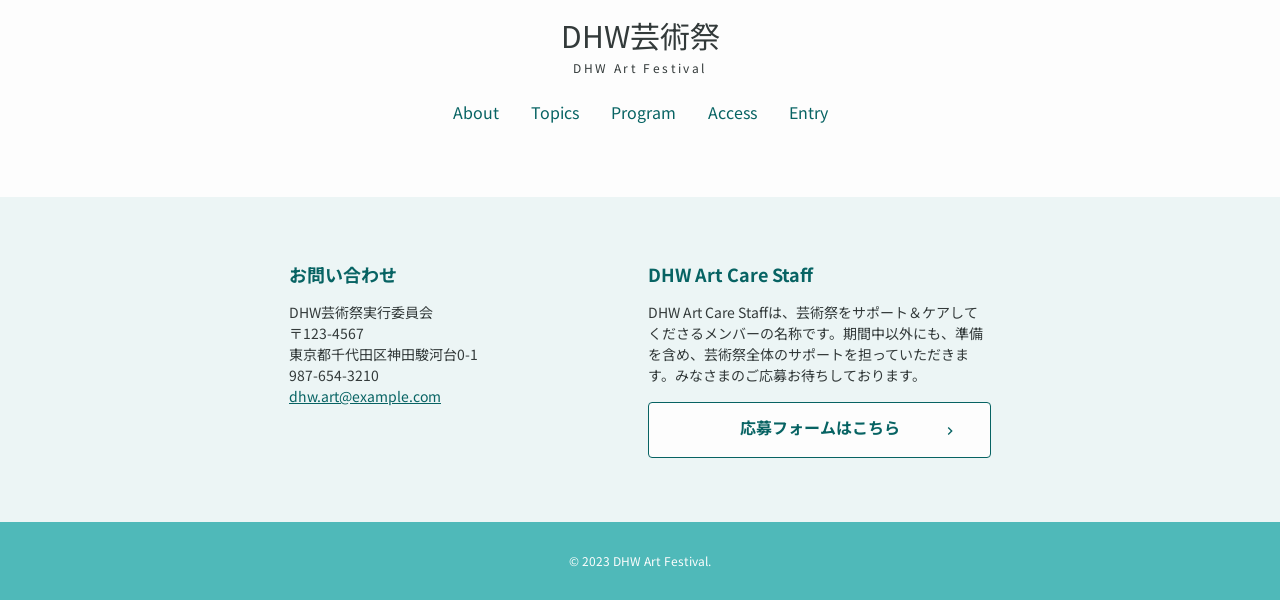
<file: topics.html>
<!DOCTYPE html>
<html lang="ja">

<head>
    <meta charset="UTF-8">
    <meta name="viewport" content="width=device-width, initial-scale=1.0">
    <meta name="description" content="国内外のアーティストの発掘を目的としてデジタルハリウッドが毎年開催している都市型総合芸術祭です。">
    <title>DHW芸術祭 DHW Art Festival</title>

    <!-- favicon apple-touch-icon -->
    <link rel="shortcut icon" href="assets/images/favicon.ico">
    <link rel="apple-touch-icon" sizes="180x180" href="assets/images/apple-touch-icon.png">
    <link rel="icon" type="image/png" href="assets/images/android-chrome-256x256.png">

    <!-- web font -->
    <link rel="preconnect" href="https://fonts.googleapis.com">
    <link rel="preconnect" href="https://fonts.gstatic.com" crossorigin>
    <link href="https://fonts.googleapis.com/css2?family=Noto+Sans+JP:wght@400;500;700&display=swap" rel="stylesheet">

    <!-- css -->
    <link rel="stylesheet" href="assets/css/destyle.css">
    <link rel="stylesheet" href="assets/css/common.css">
    <link rel="stylesheet" href="assets/css/topics.css">
    
</head>

<body>

    <div id="container" class="container">
        <header class="header">
            <h1 class="header__topic"><a href="index.html">DHW芸術祭<span>DHW Art Festival</span></a></h1>
            <nav class="nav">
                <div class="nav__header">
                    <p class="nav__topic"><a href="index.html">DHW芸術祭<span>DHW Art Festival</span></a></p>
                    <button class="nav__btn">
                        <img src="assets/images/btn-close.svg" alt="btn-close">
                    </button>
                </div>
                <ul class="nav__list">
                    <li class="nav__item"><a href="index.html#about">About</a></li>
                    <li class="nav__item"><a href="topics.html">Topics</a></li>
                    <li class="nav__item"><a href="article.html">Article</a></li>
                    <li class="nav__item"><a href="#">Program</a></li>
                    <li class="nav__item"><a href="#">Access</a></li>
                    <li class="nav__item"><a href="entry.html">Entry</a></li>
                    <li class="nav__item"><a class="nav__btnEntry" href="entry.html">エントリーはこちら</a></li>
                </ul>
            </nav>
            <!-- header.btn -->
            <button class="header__btn">
                <img src="assets/images/btn-menu.svg" alt="btn-menu">
            </button>
        </header>
        <main class="main">
            <article class="article">
                <header class="article__header">
                    <h2 class="topic">Topics</h2>
                </header>

                <!-- topics -->
                 <ul class="topics">
                        <li class="topics__item">
                            <a href="article.html">
                                <img src="assets/images/topics-thum01.jpg" alt="">
                                <p class="topics__txt">
                                    <time datetime="2023-01-01">2023.xx.xx</time>
                                    <span>【特別公演】AIとアートの未来 ｜ 日本芸術大学・ 駿河台 太郎 教授</span>
                                </p>
                            </a>
                        </li>
                        <li class="topics__item">
                            <a href="">
                                <img src="assets/images/topics-thum02.jpg" alt="">
                                <p class="topics__txt">
                                    <time datetime="2023-01-01">2023.xx.xx</time>
                                    <span>【特別公演】～路上には不思議が溢れてる～路上歩きで超芸術「トマソン」を探す ｜ 令和路上観察学会</span>
                                </p>
                            </a>
                        </li>
                        <li class="topics__item">
                            <a href="">
                                <img src="assets/images/topics-thum03.jpg" alt="">
                                <p class="topics__txt">
                                    <time datetime="2023-01-01">2023.xx.xx</time>
                                    <span>パフォーマンスプログラムの予約を開始します</span>
                                </p>
                            </a>
                        </li>
                        <li class="topics__item">
                            <a href="">
                                <img src="assets/images/topics-thum04.jpg" alt="">
                                <p class="topics__txt">
                                    <time datetime="2023-01-01">2023.xx.xx</time>
                                    <span>【キッズワークショップ】身近なものを観察して描いてみよう！</span>
                                </p>
                            </a>
                        </li>
                        <li class="topics__item">
                            <a href="">
                                <img src="assets/images/topics-thum05.jpg" alt="">
                                <p class="topics__txt">
                                    <time datetime="2023-01-01">2023.xx.xx</time>
                                    <span>【写真展】追憶の1986+ ｜ 昭和ブームで再注目される写真家・出治樽 太郎氏 特別個展</span>
                                </p>
                            </a>
                        </li>
                        <li class="topics__item">
                            <a href="">
                                <img src="assets/images/topics-thum06.jpg" alt="">
                                <p class="topics__txt">
                                    <time datetime="2023-01-01">2023.xx.xx</time>
                                    <span>【体験型展示】VRでみる空間美術</span>
                                </p>
                            </a>
                        </li>
                        <li class="topics__item">
                            <a href="">
                                <img src="assets/images/topics-thum07.jpg" alt="">
                                <p class="topics__txt">
                                    <time datetime="2023-01-01">2023.xx.xx</time>
                                    <span>【特別公演】「無と有の挟間」五感と空間認知 ｜ 哲学者・針宇土 零一 氏</span>
                                </p>
                            </a>
                        </li>
                        <li class="topics__item">
                            <a href="">
                                <img src="assets/images/topics-thum08.jpg" alt="">
                                <p class="topics__txt">
                                    <time datetime="2023-01-01">2023.xx.xx</time>
                                    <span>【トークショー】印象操作とフォント ｜ フォントレガシー株式会社・百文字 彩 氏</span>
                                </p>
                            </a>
                        </li>
                        <li class="topics__item">
                            <a href="">
                                <img src="assets/images/topics-thum09.jpg" alt="">
                                <p class="topics__txt">
                                    <time datetime="2023-01-01">2023.xx.xx</time>
                                    <span>パフォーマンスプログラムの予約を開始します【講演＆ワークショップ】生活になじむ“青緑”益子焼の魅力 ｜ 陶芸家・皿尾 創 氏
                            </a>
                        </li>
                    </ul>
                    <ul class="pagenation">
                        <li class="pagenation__item pagenation__item--current"><a href="#">1</a></li>
                        <li class="pagenation__item"><a href="#">2</a></li>
                        <li class="pagenation__item"><a href="#">3</a></li>
                        <li class="pagenation__item"><a href="#">4</a></li>
                        <li class="pagenation__item"><a href="#">5</a></li>
                        <li class="pagenation__item"><a href="#">…</a></li>
                    </ul>
                
                <footer class="article__footer">
                    <h3 class="footerTitle">DHW芸術祭<span>DHW Art Festival</span></h3>
                    <nav class="footerNav">
                        <ul class="footerNav__list">
                            <li class="footerNav__item"><a href="index.html#about">About</a></li>
                            <li class="footerNav__item"><a href="topics.html">Topics</a></li>
                            <li class="footerNav__item"><a href="#">Program</a></li>
                            <li class="footerNav__item"><a href="#">Access</a></li>
                            <li class="footerNav__item"><a href="entry.html">Entry</a></li>
                        </ul>
                    </nav>
                </footer>
            </article>
        </main>
        <footer class="footer">
            <div class="footer__group">
                <section class="contact">
                    <h2 class="contact__topic">お問い合わせ</h2>
                    <address class="contact__address">
                        DHW芸術祭実行委員会<br>
                        〒123-4567<br>
                        東京都千代田区神田駿河台0-1<br>
                        987-654-3210<br>
                        <a href="mailto:dhw.art@example.com?subject=お問い合わせ">dhw.art@example.com</a>
                    </address>
                </section>
                <section class="recruit">
                    <h2 class="recruit__topic">DHW Art Care Staff</h2>
                    <p class="recruit__txt">DHW Art Care Staffは、芸術祭をサポート＆ケアしてくださるメンバーの名称です。期間中以外にも、準備を含め、芸術祭全体のサポートを担っていただきます。みなさまのご応募お待ちしております。</p>
                    
                    <a  class="btn btn__recruit" href="#">応募フォームはこちら</a>
                </section>
            </div>
            <p class="copy"><small>&copy; 2023 DHW Art Festival.</small></p>
        </footer>
    </div>

</body>
<script src="https://code.jquery.com/jquery-3.7.0.min.js" integrity="sha256-2Pmvv0kuTBOenSvLm6bvfBSSHrUJ+3A7x6P5Ebd07/g=" crossorigin="anonymous"></script>
<script src="assets/js/main.js"></script>
</html>
</file>
<file: assets/css/destyle.css>
/*! destyle.css v4.0.0 | MIT License | https://github.com/nicolas-cusan/destyle.css */

/* Reset box-model and set borders */
/* ============================================ */

*,
::before,
::after {
  box-sizing: border-box;
  border-style: solid;
  border-width: 0;
}

/* Document */
/* ============================================ */

/**
 * 1. Correct the line height in all browsers.
 * 2. Prevent adjustments of font size after orientation changes in iOS.
 * 3. Remove gray overlay on links for iOS.
 */

html {
  line-height: 1.15; /* 1 */
  -webkit-text-size-adjust: 100%; /* 2 */
  -webkit-tap-highlight-color: transparent; /* 3*/
}

/* Sections */
/* ============================================ */

/**
 * Remove the margin in all browsers.
 */

body {
  margin: 0;
}

/**
 * Render the `main` element consistently in IE.
 */

main {
  display: block;
}

/* Vertical rhythm */
/* ============================================ */

p,
table,
blockquote,
address,
pre,
iframe,
form,
figure,
dl {
  margin: 0;
}

/* Headings */
/* ============================================ */

h1,
h2,
h3,
h4,
h5,
h6 {
  font-size: inherit;
  font-weight: inherit;
  margin: 0;
}

/* Lists (enumeration) */
/* ============================================ */

ul,
ol {
  margin: 0;
  padding: 0;
  list-style: none;
}

/* Lists (definition) */
/* ============================================ */

dt {
  font-weight: bold;
}

dd {
  margin-left: 0;
}

/* Grouping content */
/* ============================================ */

/**
 * 1. Add the correct box sizing in Firefox.
 * 2. Show the overflow in Edge and IE.
 */

hr {
  box-sizing: content-box; /* 1 */
  height: 0; /* 1 */
  overflow: visible; /* 2 */
  border-top-width: 1px;
  margin: 0;
  clear: both;
  color: inherit;
}

/**
 * 1. Correct the inheritance and scaling of font size in all browsers.
 * 2. Correct the odd `em` font sizing in all browsers.
 */

pre {
  font-family: monospace, monospace; /* 1 */
  font-size: inherit; /* 2 */
}

address {
  font-style: inherit;
}

/* Text-level semantics */
/* ============================================ */

/**
 * Remove the gray background on active links in IE 10.
 */

a {
  background-color: transparent;
  text-decoration: none;
  color: inherit;
}

/**
 * 1. Remove the bottom border in Chrome 57-
 * 2. Add the correct text decoration in Chrome, Edge, IE, Opera, and Safari.
 */

abbr[title] {
  text-decoration: underline dotted; /* 2 */
}

/**
 * Add the correct font weight in Chrome, Edge, and Safari.
 */

b,
strong {
  font-weight: bolder;
}

/**
 * 1. Correct the inheritance and scaling of font size in all browsers.
 * 2. Correct the odd `em` font sizing in all browsers.
 */

code,
kbd,
samp {
  font-family: monospace, monospace; /* 1 */
  font-size: inherit; /* 2 */
}

/**
 * Add the correct font size in all browsers.
 */

small {
  font-size: 80%;
}

/**
 * Prevent `sub` and `sup` elements from affecting the line height in
 * all browsers.
 */

sub,
sup {
  font-size: 75%;
  line-height: 0;
  position: relative;
  vertical-align: baseline;
}

sub {
  bottom: -0.25em;
}

sup {
  top: -0.5em;
}

/* Replaced content */
/* ============================================ */

/**
 * Prevent vertical alignment issues.
 */

svg,
img,
embed,
object,
iframe {
  vertical-align: bottom;
}

/* Forms */
/* ============================================ */

/**
 * Reset form fields to make them styleable.
 * 1. Make form elements stylable across systems iOS especially.
 * 2. Inherit text-transform from parent.
 */

button,
input,
optgroup,
select,
textarea {
  -webkit-appearance: none; /* 1 */
  appearance: none;
  vertical-align: middle;
  color: inherit;
  font: inherit;
  background: transparent;
  padding: 0;
  margin: 0;
  border-radius: 0;
  text-align: inherit;
  text-transform: inherit; /* 2 */
}

/**
 * Correct cursors for clickable elements.
 */

button,
[type="button"],
[type="reset"],
[type="submit"] {
  cursor: pointer;
}

button:disabled,
[type="button"]:disabled,
[type="reset"]:disabled,
[type="submit"]:disabled {
  cursor: default;
}

/**
 * Improve outlines for Firefox and unify style with input elements & buttons.
 */

:-moz-focusring {
  outline: auto;
}

select:disabled {
  opacity: inherit;
}

/**
 * Remove padding
 */

option {
  padding: 0;
}

/**
 * Reset to invisible
 */

fieldset {
  margin: 0;
  padding: 0;
  min-width: 0;
}

legend {
  padding: 0;
}

/**
 * Add the correct vertical alignment in Chrome, Firefox, and Opera.
 */

progress {
  vertical-align: baseline;
}

/**
 * Remove the default vertical scrollbar in IE 10+.
 */

textarea {
  overflow: auto;
}

/**
 * Correct the cursor style of increment and decrement buttons in Chrome.
 */

[type="number"]::-webkit-inner-spin-button,
[type="number"]::-webkit-outer-spin-button {
  height: auto;
}

/**
 * Correct the outline style in Safari.
 */

[type="search"] {
  outline-offset: -2px; /* 1 */
}

/**
 * Remove the inner padding in Chrome and Safari on macOS.
 */

[type="search"]::-webkit-search-decoration {
  -webkit-appearance: none;
}

/**
 * 1. Correct the inability to style clickable types in iOS and Safari.
 * 2. Fix font inheritance.
 */

::-webkit-file-upload-button {
  -webkit-appearance: button; /* 1 */
  font: inherit; /* 2 */
}

/**
 * Fix appearance for Firefox
 */
[type="number"] {
  -moz-appearance: textfield;
}

/**
 * Clickable labels
 */

label[for] {
  cursor: pointer;
}

/* Interactive */
/* ============================================ */

/*
 * Add the correct display in Edge, IE 10+, and Firefox.
 */

details {
  display: block;
}

/*
 * Add the correct display in all browsers.
 */

summary {
  display: list-item;
}

/*
 * Remove outline for editable content.
 */

[contenteditable]:focus {
  outline: auto;
}

/* Tables */
/* ============================================ */

/**
1. Correct table border color inheritance in all Chrome and Safari.
*/

table {
  border-color: inherit; /* 1 */
  border-collapse: collapse;
}

caption {
  text-align: left;
}

td,
th {
  vertical-align: top;
  padding: 0;
}

th {
  text-align: left;
  font-weight: bold;
}
</file>
<file: assets/css/common.css>
@charset "UTF-8";
/*=================
    comon
=================*/

:root {
    --primary-white: #fdfdfd;
    --primary-whiteLow: #ecf5f5;
    --primary-black: #333a3a;
    --primary-green: #4fb9b9;
    --primary-greenR: 79, 185, 185;
    --primary-darkGreen: #076363;
    --primary-pink: #f77;
    --primary-lightGray: #c8d1d1;
    --contentWidth: 91.4%;
    --contentPadding: 4.2%;
}

html {
    font-size: 62.5%;
}

body {
    font-family: 
        'Noto Sans JP',
        Arial,
        sans-serif;
    font-style: normal;
    color: var(--primary-black, #333a3a);
    background-color: var(--primary-white, #fdfdfd);
    line-height: 1.5;
}

img {
    max-width: 100%;
    height: auto;
}

.topic {
    color: var(--primary-darkGreen,#076363);
    text-align: center;
    font-family: Arial;
    font-size: 2.8rem;
    line-height: 1;
    margin: 0 auto;
}

.topic::after {
    content: '';
    display: block;
    width: 1px;
    height: 24px;
    background: var(--primary-green, #4fb9b9);
    margin: 24px auto;
}

.btn {
    display: block;
    border-radius: 4px;
    background: var(--primary-darkGreen, #076363);
    padding: 16px 32px 18px;
    color: var(--primary-white, #fdfdfd);
    text-align: center;
    font-size: 1.8rem;
    font-weight: 700;
    line-height: 1;
    position: relative;
    transition: 0.4s;
}

.btn::after {
    content: '';
    display: inline-block;
    width: 16px;
    height: 16px;
    background-image: url(../images/icon-arrow.svg);
    background-size: contain;
    background-position: center;
    background-repeat: no-repeat;
    position: absolute;
    right: 32px;
    top: 50%;
    transform: translateY(-50%);
}

.btn:hover {
    opacity: 0.5;
}

/* comon pc */
@media screen and (min-width: 769px) {
    .topic {
        font-size: 3.2rem;
        line-height: 1;
    }

    .topic::after {
        margin: 32px auto 0;
    }

    .btn {
        width: 343px;
        height: 56px;
        font-size: 2.2rem;
    }
}

/* comon pc 769px */

/*=================
    header
=================*/

.header {
    padding: 0 0 0 4.2%;
    height: 64px;
    display: flex;
    align-items: center;
    justify-content: space-between;
}

.header__topic, 
.nav__topic {
    font-family: 'Noto Sans JP';
    font-size: 2rem;
    line-height: 1.3;
}

.header__topic a, 
.nav__topic a {
    display: flex;
    align-items: center;
}

.header__topic span, 
.nav__topic span {
    font-size: 0.8rem;
    letter-spacing: 1.6px;
    margin: 0 17px 0 18px;
}

/* navの初期表示 */
.nav {
    background-color: rgba(var(--primary-greenR),0.97);
    width: 100%;
    height: 100vh;
    position: fixed;
    top: 0;
    left: 0;
    z-index: 100;
    transform: translate(-100%);
    transition: transform 0.4s;
}

.nav__header {
    padding-left: 4.2%;
    display: flex;
    justify-content: space-between;
    align-items: center;
}

.nav__topic {
    color: var(--primary-whiteLow, #ecf5f5);
} 

.nav__list {
    margin-top: 67px;
}

.nav__item {
    color: var(--primary-white);
    font-size: 2.4rem;
    line-height: 1;
    display: flex;
    align-items: center;
    margin-top: 48px;
}

.nav__item::before {
    content: '';
    display: inline-block;
    width: 32px;
    height: 2px;
    background-color: var(--primary-white);
    margin-right: 16px;
}

.nav__btnEntry {
    color: var(--primary-white);
    text-align: center;
    font-size: 1.6rem;
    font-weight: 500;
    line-height: 1;
    border-radius: 4px;
    background: var(--primary-green);
    padding: 12px 0 12px 16px;
    display: flex;
    align-items: center;
    transition: 0.4s;
}

.nav__btnEntry::after {
    content: '';
    display: inline-block;
    width: 16px;
    height: 16px;
    background-image: url(../images/icon-arrow.svg);
    background-size: contain;
    background-position: center;
    margin-left: 0 8px;
}

.nav__btnEntry:hover {
    opacity: 0.5;
}

.nav__item:last-of-type {
    display: none;
}

/* nav.active表示 */
.nav.active {
    transform: translateX(0);
}

.header__btn {
    display: block;
    width: 64px;
    height: 64px;
}

/* header pc */
@media screen and (min-width: 769px) {
    .header {
        max-width: 1280px;
        height: 80px;
        margin: 0 auto;
        padding: 20px 60px;
    }

    .header__topic {
        font-size: 3rem;
    }
    .header__topic span {
        font-size: 1.2rem;
        line-height: 1.3;
        letter-spacing: 0.2em;
        margin: 0 0 0 28px;
    }

    .nav__header {
        display: none;
    }

    .nav {
        background-color: transparent;
        width: auto;
        height: auto;
        padding: 0;
        position: static;
        transform: translate(0);
    }

    .nav__list {
        display: flex;
        align-items: center;
        margin-top: 0;
    }

    .nav__item {
        margin: 0 0 0 32px;
        color: var(--primary-green, #4fb9b9);
        text-align: center;
        font-size: 1.6rem;
        line-height: 1.3;
    }

    .nav__item::before {
        display: none;
    }

    .nav__item:nth-last-of-type(2) {
        display: none;
    }

    .nav__item:last-of-type {
        display: block;
    }

    .header__btn {
        display: none;
    }
}


/*=================
   article footer
=================*/
.article__footer {
    padding: 41px 9.6% 48px;
}

.footerTitle {
    color: var(--primary-black);
    text-align: center;
    font-size: 3rem;
    line-height: 1.3;
}

.footerTitle span {
    display: block;
    text-align: center;
    font-size: 1.2rem;
    line-height: 1.3;
    letter-spacing: 0.2em;
    margin-top: 5px;
}

.footerNav {
    margin-top: 32px;
}

.footerNav__list {
    display: flex;
    flex-wrap: wrap;
    gap: 10px 12px;
}

.footerNav__item {
    width: 47.85%;
}

.footerNav__item a {
    display: block;
    color: var(--primary-darkGreen);
    font-size: 1.6rem;
    line-height: 2.6;
}

/* article footer */
@media screen and (min-width: 769px) {
    .article__footer {
            padding: 64px 8.3%;
    }

    .footerNav {
        margin-top: 16px;
    }
    
    .footerNav__list {
        justify-content: center;
        flex-wrap: nowrap;
        gap: 0 32px;
    }

    .footerNav__item {
        width: auto;
    }

    .footerNav__item {
        line-height: 1.3;
    }

}/* article footer 769px*/

/*=================
   footer
=================*/
.footer {
    background-color: var(--primary-whiteLow);
    padding-top: 48px;
}

.contact,
.recruit {
    width: var(--contentWidth);
    margin: 0 auto;
}

.contact__topic,
.recruit__topic {
    color: var(--primary-darkGreen);
    font-size: 1.8rem;
    font-weight: 700;
    height: 25px;
}

.contact__address,
.recruit__txt {
    font-size: 1.4rem;
    line-height: 1.5;
    margin-top: 16px;
}

.contact__address a {
    color: var(--primary-darkGreen);
    font-size: 1.4rem;
    text-decoration: underline;
}

.recruit {
    margin-top: 36px;
}

.btn__recruit {
    margin-top: 16px;
    border: solid 1px var(--primary-darkGreen);
    background-color: var(--primary-white);
    color: var(--primary-darkGreen);
    font-size: 1.6rem;
    min-height: 50px;
}

.btn__recruit::after {
    background-image: url(../images/icon-arrow--grn.svg);
}

.copy {
    text-align: center;
    background-color: var(--primary-green);
    padding: 8px 0;
    margin-top: 48px;
}

.copy small {
    color: var(--primary-white);
    font-size: 1.2rem;
    line-height: 1.5;
}

/* footer pc */
@media screen and (min-width: 769px) {
    .footer {
        padding-top: 64px;
    }

    .footer__group {
        display: flex;
        gap: 0 16px;
        max-width: 702px;
        margin: 0 auto;
    }

    .contact,
    .recruit {
        width: 343px;
    }

    .recruit {
        margin-top: 0;
    }

    .copy {
        padding: 30px 0;
        margin-top: 64px;
    }
}
</file>
<file: assets/css/top.css>
@charset "UTF-8";

/*=================
   article header
=================*/

.article__header {
    margin-top: 16px;
    height: 400px;
    background-image: url(../images/bg-main-sp.jpg);
    background-repeat: no-repeat;
    background-position: left 16px bottom;
    background-size: cover;
    position: relative;
}

.mainVisual {
    background: rgba(0, 0, 0, 0.34);
    padding: 44px 28px 54px 38px;
    box-sizing: border-box;
    width: 100%;
    max-width: 324px;
    position: absolute;
    left: 0;
    bottom: 0;
}

.logo__pc {
    display: none;
}

/* article header pc */
@media screen and (min-width: 769px) {
    .article__header {
        background-image: url(../images/bg-main-pc.jpg);
        background-position: left 140px bottom;
        margin: 0;
        height: 515px;
    }

    .mainVisual {
        padding: 56px 70px 40px 205px;
        max-width: 933px;
    }

    .logo__sp {
        display: none;
    }

    .logo__pc {
        display: block;
    }
}

/*=================
   about
=================*/
.section--about {
    padding: 48px 0;
}

.mainCaption {
    width: var(--contentWidth);
    margin: 27px auto 0;
    font-size: 1.6rem;
    line-height: 1.3;
}

.mainCaption__txt {
    margin-top: 21px;
}

.mainCaption__txt:first-of-type {
    margin-top: 0;
}

.movie {
    display: block;
    width: 100%;
    aspect-ratio: 16 / 9;
    margin: 27px auto 0;
}

.entry {
    width: var(--contentWidth);
    margin: 27px auto 0;
}

.entry__topic {
    color: var(--primary-green);
    text-align: center;
    font-size: 1.8rem;
    font-weight: 700;
    line-height: 1;
}

.entry__txt {
    color: var(--primary-darkGreen);
    text-align: center;
    font-size: 1.6rem;
    line-height: 1.3;
    margin-top: 16px;
}

.btn--about {
    margin-top: 16px;
        margin: 32px auto 0;
}

/* about pc */
@media screen and (min-width: 769px) {
    .section--about {
        padding: 64px 0 61px ;
    }

    .mainCaption {
        width: 100%;
        max-width: 958px;
        text-align: center;
        margin: 32px auto 0;
    }

    .movie {
        max-width: 1160px;

    }

    .entry {
        margin: 32px auto 0;
        display: flex;
        justify-content: center;
        gap: 0 48px;
    }

    .entry__topic {
        font-size: 2.8rem;
    }

    .entry__txt {
        text-align: center;
        font-size: 1.6rem;
        margin-top: 13px;
    }

    .entry__txt .spbr {
        display: none;
    }

    .btn--about {
        margin: 0;
    }

}/* about pc　769px */

/*=================
   topics
=================*/
.section--topics {
    background-image: url(../images/bg-sp.jpg);
    background-position: center top;
    background-repeat: no-repeat;
    background-size: cover;
    padding: 64px var(--contentPadding);
}

.toipcs--white {
    color: var(--primary-whiteLow);
}

.toipcs--white::after {
    background-color: var(--primary-whiteLow);
}

.topics {
    margin-top: 32px;
}

.topics__item {
    margin-top: 24px;
}

.topics__item:first-of-type {
    margin-top: 0;
}

.topics__item img {
    object-fit: cover;
    width: 100%;
    height: 51.4vw;
}

.topics__txt {
    background-color: var(--primary-white);
    padding: 16px;
    height: 124px;
}

.topics__txt time {
    color: var(--primary-green);
    font-size: 1.6rem;
    font-weight: 700;
    line-height: 1.3;
}

.topics__txt span {
    display: block;
    color: var(--primary-darkGreen);
    font-size: 1.6rem;
    line-height: 1.3;
    margin-top: 8px;
}

.btn--topics {
    margin-top: 32px;
}

/* topics pc */
@media screen and (min-width: 769px) {
    .section--topics {
        background-image: url(../images/bg-pc.jpg);
        background-position: center top;
    }

    .topics {
        max-width: 1160px;
        margin: 32px auto;
        display: flex;
        justify-content: center;
        gap: 0 20px;
    }

    .topics__item {
        margin-top: 0;
        width: 373px;
    }

    .topics__item img {
        /* trim off */
        object-fit: contain;
        height: auto;
    }

    .topics__txt {
        height: 123px;
    }

    .btn--topics {
        margin: 32px auto;
    }
}/* topics pc */
</file>
<file: assets/css/style.css>
@charset "UTF-8";
/*=================
    comon
=================*/

:root {
    --primary-white: #fdfdfd;
    --primary-whiteLow: #ecf5f5;
    --primary-black: #333a3a;
    --primary-green: #4fb9b9;
    --primary-greenR: 79, 185, 185;
    --primary-darkGreen: #076363;
    --primary-pink: #f77;
    --primary-lightGray: #c8d1d1;
    --contentWidth: 91.4%;
    --contentPadding: 4.2%;
}

html {
    font-size: 62.5%;
}

body {
    font-family: 
        'Noto Sans JP',
        Arial,
        sans-serif;
    font-style: normal;
    color: var(--primary-black, #333a3a);
    background-color: var(--primary-white, #fdfdfd);
    line-height: 1.5;
}

img {
    max-width: 100%;
    height: auto;
}

.topic {
    color: var(--primary-darkGreen,#076363);
    text-align: center;
    font-family: Arial;
    font-size: 2.8rem;
    line-height: 1;
    margin: 0 auto;
}

.topic::after {
    content: '';
    display: block;
    width: 1px;
    height: 24px;
    background: var(--primary-green, #4fb9b9);
    margin: 24px auto;
}

.btn {
    display: block;
    border-radius: 4px;
    background: var(--primary-darkGreen, #076363);
    padding: 16px 32px 18px;
    color: var(--primary-white, #fdfdfd);
    text-align: center;
    font-size: 1.8rem;
    font-weight: 700;
    line-height: 1;
    position: relative;
    transition: 0.4s;
}

.btn::after {
    content: '';
    display: inline-block;
    width: 16px;
    height: 16px;
    background-image: url(../images/icon-arrow.svg);
    background-size: contain;
    background-position: center;
    background-repeat: no-repeat;
    position: absolute;
    right: 32px;
    top: 50%;
    transform: translateY(-50%);
}

.btn:hover {
    opacity: 0.5;
}

/* comon pc */
@media screen and (min-width: 769px) {
    .topic {
        font-size: 3.2rem;
        line-height: 1;
    }

    .topic::after {
        margin: 32px auto 0;
    }

    .btn {
        width: 343px;
        height: 56px;
        font-size: 2.2rem;
    }
}

/* comon pc 769px */

/*=================
    header
=================*/

.header {
    padding: 0 0 0 4.2%;
    height: 64px;
    display: flex;
    align-items: center;
    justify-content: space-between;
}

.header__topic, 
.nav__topic {
    font-family: 'Noto Sans JP';
    font-size: 2rem;
    line-height: 1.3;
}

.header__topic a, 
.nav__topic a {
    display: flex;
    align-items: center;
}

.header__topic span, 
.nav__topic span {
    font-size: 0.8rem;
    letter-spacing: 1.6px;
    margin: 0 17px 0 18px;
}

/* navの初期表示 */
.nav {
    background-color: rgba(var(--primary-greenR),0.97);
    width: 100%;
    height: 100vh;
    position: fixed;
    top: 0;
    left: 0;
    z-index: 100;
    transform: translate(-100%);
    transition: transform 0.4s;
}

.nav__header {
    padding-left: 4.2%;
    display: flex;
    justify-content: space-between;
    align-items: center;
}

.nav__topic {
    color: var(--primary-whiteLow, #ecf5f5);
} 

.nav__list {
    margin-top: 67px;
}

.nav__item {
    color: var(--primary-white);
    font-size: 2.4rem;
    line-height: 1;
    display: flex;
    align-items: center;
    margin-top: 48px;
}

.nav__item::before {
    content: '';
    display: inline-block;
    width: 32px;
    height: 2px;
    background-color: var(--primary-white);
    margin-right: 16px;
}

.nav__btnEntry {
    color: var(--primary-white);
    text-align: center;
    font-size: 1.6rem;
    font-weight: 500;
    line-height: 1;
    border-radius: 4px;
    background: var(--primary-green);
    padding: 12px 0 12px 16px;
    display: flex;
    align-items: center;
    transition: 0.4s;
}

.nav__btnEntry::after {
    content: '';
    display: inline-block;
    width: 16px;
    height: 16px;
    background-image: url(../images/icon-arrow.svg);
    background-size: contain;
    background-position: center;
    margin-left: 0 8px;
}

.nav__btnEntry:hover {
    opacity: 0.5;
}

.nav__item:last-of-type {
    display: none;
}

/* nav.active表示 */
.nav.active {
    transform: translateX(0);
}

.header__btn {
    display: block;
    width: 64px;
    height: 64px;
}

/* header pc */
@media screen and (min-width: 769px) {
    .header {
        max-width: 1280px;
        height: 80px;
        margin: 0 auto;
        padding: 20px 60px;
    }

    .header__topic {
        font-size: 3rem;
    }
    .header__topic span {
        font-size: 1.2rem;
        line-height: 1.3;
        letter-spacing: 0.2em;
        margin: 0 0 0 28px;
    }

    .nav__header {
        display: none;
    }

    .nav {
        background-color: transparent;
        width: auto;
        height: auto;
        padding: 0;
        position: static;
        transform: translate(0);
    }

    .nav__list {
        display: flex;
        align-items: center;
        margin-top: 0;
    }

    .nav__item {
        margin: 0 0 0 32px;
        color: var(--primary-green, #4fb9b9);
        text-align: center;
        font-size: 1.6rem;
        line-height: 1.3;
    }

    .nav__item::before {
        display: none;
    }

    .nav__item:nth-last-of-type(2) {
        display: none;
    }

    .nav__item:last-of-type {
        display: block;
    }

    .header__btn {
        display: none;
    }
}


/*=================
   article header
=================*/

.article__header {
    margin-top: 16px;
    height: 400px;
    background-image: url(../images/bg-main-sp.jpg);
    background-repeat: no-repeat;
    background-position: left 16px bottom;
    background-size: cover;
    position: relative;
}

.mainVisual {
    background: rgba(0, 0, 0, 0.34);
    padding: 44px 28px 54px 38px;
    box-sizing: border-box;
    width: 100%;
    max-width: 324px;
    position: absolute;
    left: 0;
    bottom: 0;
}

.logo__pc {
    display: none;
}

/* article header pc */
@media screen and (min-width: 769px) {
    .article__header {
        background-image: url(../images/bg-main-pc.jpg);
        background-position: left 140px bottom;
        margin: 0;
        height: 515px;
    }

    .mainVisual {
        padding: 56px 70px 40px 205px;
        max-width: 933px;
    }

    .logo__sp {
        display: none;
    }

    .logo__pc {
        display: block;
    }
}

/*=================
   about
=================*/
.section--about {
    padding: 48px 0;
}

.mainCaption {
    width: var(--contentWidth);
    margin: 27px auto 0;
    font-size: 1.6rem;
    line-height: 1.3;
}

.mainCaption__txt {
    margin-top: 21px;
}

.mainCaption__txt:first-of-type {
    margin-top: 0;
}

.movie {
    display: block;
    width: 100%;
    aspect-ratio: 16 / 9;
    margin: 27px auto 0;
}

.entry {
    width: var(--contentWidth);
    margin: 27px auto 0;
}

.entry__topic {
    color: var(--primary-green);
    text-align: center;
    font-size: 1.8rem;
    font-weight: 700;
    line-height: 1;
}

.entry__txt {
    color: var(--primary-darkGreen);
    text-align: center;
    font-size: 1.6rem;
    line-height: 1.3;
    margin-top: 16px;
}

.btn--about {
    margin-top: 16px;
        margin: 32px auto 0;
}

/* about pc */
@media screen and (min-width: 769px) {
    .section--about {
        padding: 64px 0 61px ;
    }

    .mainCaption {
        width: 100%;
        max-width: 958px;
        text-align: center;
        margin: 32px auto 0;
    }

    .movie {
        max-width: 1160px;

    }

    .entry {
        margin: 32px auto 0;
        display: flex;
        justify-content: center;
        gap: 0 48px;
    }

    .entry__topic {
        font-size: 2.8rem;
    }

    .entry__txt {
        text-align: center;
        font-size: 1.6rem;
        margin-top: 13px;
    }

    .entry__txt .spbr {
        display: none;
    }

    .btn--about {
        margin: 0;
    }

}/* about pc　769px */

/*=================
   topics
=================*/
.section--topics {
    background-image: url(../images/bg-sp.jpg);
    background-position: center top;
    background-repeat: no-repeat;
    background-size: cover;
    padding: 64px var(--contentPadding);
}

.toipcs--white {
    color: var(--primary-whiteLow);
}

.toipcs--white::after {
    background-color: var(--primary-whiteLow);
}

.topics {
    margin-top: 32px;
}

.topics__item {
    margin-top: 24px;
}

.topics__item:first-of-type {
    margin-top: 0;
}

.topics__item img {
    object-fit: cover;
    width: 100%;
    height: 51.4vw;
}

.topics__txt {
    background-color: var(--primary-white);
    padding: 16px;
    height: 124px;
}

.topics__txt time {
    color: var(--primary-green);
    font-size: 1.6rem;
    font-weight: 700;
    line-height: 1.3;
}

.topics__txt span {
    display: block;
    color: var(--primary-darkGreen);
    font-size: 1.6rem;
    line-height: 1.3;
    margin-top: 8px;
}

.btn--topics {
    margin-top: 32px;
}

/* topics pc */
@media screen and (min-width: 769px) {
    .section--topics {
        background-image: url(../images/bg-pc.jpg);
        background-position: center top;
    }

    .topics {
        max-width: 1160px;
        margin: 32px auto;
        display: flex;
        justify-content: center;
        gap: 0 20px;
    }

    .topics__item {
        margin-top: 0;
        width: 373px;
    }

    .topics__item img {
        /* trim off */
        object-fit: contain;
        height: auto;
    }

    .topics__txt {
        height: 123px;
    }

    .btn--topics {
        margin: 32px auto;
    }
}/* topics pc */

/*=================
   article footer
=================*/
.article__footer {
    padding: 41px 9.6% 48px;
}

.footerTitle {
    color: var(--primary-black);
    text-align: center;
    font-size: 3rem;
    line-height: 1.3;
}

.footerTitle span {
    display: block;
    text-align: center;
    font-size: 1.2rem;
    line-height: 1.3;
    letter-spacing: 0.2em;
    margin-top: 5px;
}

.footerNav {
    margin-top: 32px;
}

.footerNav__list {
    display: flex;
    flex-wrap: wrap;
    gap: 10px 12px;
}

.footerNav__item {
    width: 47.85%;
}

.footerNav__item a {
    display: block;
    color: var(--primary-darkGreen);
    font-size: 1.6rem;
    line-height: 2.6;
}

/* article footer */
@media screen and (min-width: 769px) {
    .article__footer {
            padding: 64px 8.3%;
    }

    .footerNav {
        margin-top: 16px;
    }
    
    .footerNav__list {
        justify-content: center;
        flex-wrap: nowrap;
        gap: 0 32px;
    }

    .footerNav__item {
        width: auto;
    }

    .footerNav__item {
        line-height: 1.3;
    }

}/* article footer 769px*/

/*=================
   footer
=================*/
.footer {
    background-color: var(--primary-whiteLow);
    padding-top: 48px;
}
</file>
<file: assets/css/article.css>
@charset "utf-8";
/*=================
   article header
=================*/
.article__header {
    padding: 48px var(--contentPadding) 24px;
}

/* .article__header pc */
@media screen and (min-width: 769px) {
    .article__header {
        padding: 64px var(--contentPadding);
    }
}

/*=================
   Article
=================*/
.article__intro {
    padding: 2px 4.2%;
}

.article__title {
    font-size: 1.8rem;
    font-weight: 700;
    line-height: 1.1;   
}

.article__date {
    display: block;
    font-size: 1.4rem;
    font-weight: 700;
    line-height: 1;
    color: var(--primary-green);
    text-align: right;
    margin-top: 14px;
}

.article__hero {
    margin-top: 17px;
}

.article__lead {
    font-size: 1.4rem;
    margin-top: 13px;
}

.article__content {
    margin: 0px 4.2%;
}

.article__sectionTitle {
    font-size: 1.6rem;
    font-weight: 700;
    line-height: 1.3;
    color: var(--primary-darkGreen);
    margin-top: 20px;
}

.article__txt {
    font-size: 1.6rem;
    line-height: 1.3;
    margin-top: 10px;
}

/* 画像を丸く切り取る */
.articleBlock__img {
    width: 100%;
    aspect-ratio: 1/1;
    margin: 50px auto 0;
    border-radius: 50%;
    overflow: hidden;
}

.articleBlock__img img {
    width: 100%;
    height: 100%;
    object-fit: cover;
}
/* /画像を丸く切り取る */

.article__name:nth-of-type(1) {
    margin-top: 25px;
}

.articleBlock__txt {
    font-size: 1.6rem;
    line-height: 1.3;
    margin-top: 10px;
}

.mark {
  background: linear-gradient(
    to bottom,
    transparent 60%,
    #F6EEB0 60%
  );
}

.article__name:nth-of-type(2) {
    margin-top: 48px;
}

.articleBlock--reverse {
    margin-top: 50px;
}

.article__name:nth-of-type(3) {
    margin-top: 30px;
}

@media (min-width: 769px) {
    .article__header {
        padding: 64px var(--contentPadding);
        
    }

    .article__body {
        max-width: 1280px;
        margin: 0 auto;
        padding: 50px 60px 0;
    }

    .article__title {
        font-size: 2.8rem;
        font-weight: 400;
        line-height: 1;
        text-align: center;
    }

    .article__date {
        font-size: 2.8rem;
        margin-top: 61px;
    }

    .article__hero {
        max-width: 1160px;
        margin-top: 103px;
    }

    .article__lead {
        font-size: 1.6rem;
        line-height: 1.3;
        margin-top: 28px;
    }

    .article__sectionTitle {
        font-size: 1.8rem;
        line-height: 1;
        margin-top: 0;
    }

    .article__content > .article__section > .article__sectionTitle {
        margin-top: 58px;
    }

    .articleBlock__itemInner:nth-of-type(2) .article__sectionTitle {
        margin-top: 40px;
    }

    .article__txt {
        margin-top: 22px;
    }
    
    .articleBlock--row{
        display: flex;
        align-items: stretch;
        gap: 80px;
        margin-top: 69px;
    }

    .articleBlock__img {
        flex: 0 0 500px;
        height: 500px;     
    }
    .articleBlock__img img {
          width: 100%;
          height: 100%;
          display: block;
    }

    .articleBlock__item {
        display: flex;
        flex-direction: column;
        min-height: 0;
        height: 500px; 
    }

    .articleBlock__img {
        flex: 0 0 500px;
        align-self: stretch;
        height: auto;
        margin: 0;
    }

    .articleBlock--reverse {
        flex-direction: row-reverse;
        margin-top: 100px;
    }

}
/* こんな記事も読まれてます*/
.article__layout {
    margin: 49px 7.4% 0;
    padding: 20px ;
    /* padding: 20px 20px 31px; */
    background-color: var(--primary-whiteLow);
}

.article__main {
    font-size: 1.6rem;
    line-height: 1.3;
}

.recommend__txt {
    font-size: 1.6rem;
    line-height: 1.3;
    color: var(--primary-darkGreen);
    margin-top: 9px;
}

.recommend__img {
    width: 100%;
    max-width: 250px;
    aspect-ratio: 125/ 81;
    margin: 37px auto 0;
    overflow: hidden;
}

.recommend__img img {
    width: 100%;
    height: 100%;
    object-fit: cover;
}

@media (min-width:769px) {
    
   .article__layout {
        display: flex;
        align-items: center;
        justify-content: space-between;
        max-width: 1280px;
        margin: 49px auto 0;
        padding: 0 64px ;
    }
    
    .recommend__img {
        flex: 0 0 231px;
        aspect-ratio: 231 / 150;
        margin: 25px 0;    
    } 

    .recommend__img img {
        width: 100%;
        height: 100%;
        object-fit: cover;
    }

    .recommend__txt {
        margin-top: 29px;
    }

}
</file>
<file: assets/css/entry.css>
@charset "utf-8";
/*=================
   article header
=================*/
.article__header {
    padding: 48px var(--contentPadding) 24px;
}

/* .article__header pc */
@media screen and (min-width: 769px) {
    .article__header {
        padding: 64px var(--contentPadding);
    }
}

/*=================
   entry
=================*/

.section {
    padding: 0 var(--contentPadding);
}

.section--description {
    padding-bottom: 48px;
}

.subTopic {
    text-align: center;
    font-size: 1.8rem;
    font-weight: 700;
    line-height: 1;
}

.description__item--dt {
    color: var(--primary-darkGreen);
    font-size: 1.4rem;
    font-weight: 700;
    margin-top: 32px
}

.description__item dd {
    font-size: 1.4rem;
    margin-top: 16px;
}

.description__item--when {
        margin-top: 20px;
    }

.pcbr {
    display: none;
}

.description__item--until {
    color: var(--primary-green);
    font-size: 1.8rem;
    font-weight: 700;
    line-height: 1;
    margin: 19px 0;
}

/* entry pc */
@media screen and (min-width: 769px) {
    .description__item--dt {
        text-align: center;
        font-size: 1.6rem;
        margin-top: 48px;
        line-height: 1.3;
    }
    .description__item--dd {
        text-align: center;
    }
    .description__item--dd:first-of-type,
    .description__item--when{
        font-size: 1.6rem;
        line-height: 1.3;
        margin-top: 16px;
    }

    .description__item--when {
        margin-top: 20px;
    }

    .pcbr {
        display: block;
    }

    .description__item--until {
        font-size: 1.6rem;
        line-height: 1.3;
    }

}/* entry pc */

/*=================
   form
=================*/
.section--application {
    padding: 64px var(--contentPadding);
    background-color: var(--primary-whiteLow);
}

.form {
    margin-top: 24px;
}

.form__parts {
    margin-top: 32px;
}

.form__parts:first-of-type {
    margin-top: 0;
}

.form__category {
    font-size: 1.4rem;
    font-weight: 700;
}

.care {
    color: var(--primary-pink);
    font-size: 1.2rem;
    font-weight: 500;
    margin-left: 4px;
}

.form__category::before {
    display: inline-block;
    content: '必須';
    height: 18px;
    width: 34px;
    text-align: center;
    background-color: var(--primary-pink);
    color: var(--primary-white);
    font-size: 1.2rem;
    font-weight: 500;
    border-radius: 2px;
    margin-right: 4px;
}

.group {
    margin-top: 8px;
}

.group--checkbox {
    display: flex;
    flex-wrap: wrap;
    font-size: 1.4rem;
    gap: 8px 20px;
}

input[type="checkbox"] {
    width: 16px;
    height: 16px;
    border: 1px solid var(--primary-lightGray);
    background: var(--primary-white);
    margin-right: 4px;
}

input[type="checkbox"]:checked{
    position: relative;
}

input[type="checkbox"]:checked::after {
    display: inline-block;
    content: '';
    width: 10px;
    height: 5px;
    border-left: 2px solid var(--primary-green);
    border-bottom: 2px solid var(--primary-green);
    position: absolute;
    top: 50%;
    left: 50%;
    transform: translate(-50%, -50%) rotate(-45deg);
}

input[type="text"],
.group--select,
.group__textArea {
    display: block;
    width: 100%;
    padding: 8px 16px;
    border-radius: 2px;
    border: 1px solid var(--primary-lightGray);
    background-color: var(--primary-white);
    font-size: 1.4rem;
}

input[type="text"]:focus,
.group--select:focus,
.group__textArea:focus {
    outline: 1px solid var(--primary-green);

}

::placeholder {
    color: var(--primary-lightGray);
}

.group--radio label {
    font-size: 1.4rem;
}

.group--radio label:last-of-type {
    margin-left: 36px;
}

input[type="radio"] {
    width: 16px;
    height: 16px;
    outline: solid 1px var(--primary-green);
    background-color: var(--primary-white);
    border-radius: 50%;
    margin-right: 4px;
    vertical-align: -2px;
}

input[type="radio"]:checked {
    position: relative;
}

input[type="radio"]:checked::after {
    display: block;
    content: '';
    width: 12px;
    height: 12px;
    background-color: var(--primary-green);
    border-radius: 50%;
    position: absolute;
    top: 50%;
    left: 50%;
    transform: translate(-50%, -50%);
}

.group__textArea {
    min-height: 148px;
}

.form__parts .form__parts--policy,
.form__parts .form__parts--submit {
    margin-top: 24px;
    line-height: 1;
}

.form__parts--policy {
    font-size: 1.4rem;
    
}

.form__parts--policy span {
    text-decoration: underline;
}

.btn--form {
    font-size: 2.2rem;
    display: flex;
    justify-content: center;
    align-items: center;
    background-color: var(--primary-pink);
    height: 56px;
    width: 100%;
    padding: 16px 32px 18px 48px;
}

/* form pc */
@media screen and (min-width: 769px) {
    .form {
        max-width: 570px;
        margin: 24px auto 0;
    }

    .form__parts {
        display: flex;
        align-items: center;
        gap: 0 20px;

    }
    .form__parts:first-of-type,
    .form__parts:nth-of-type(5) {
        align-items: flex-start;

    }

    .form__category {
        width: 177px;
        flex-shrink: 0;
    }

    .care {
        display: block;
        margin-left: 0;
        margin-top: 4px;
    }

    .group {
        margin-top: 0;
        width: 100%;
    }

    .group--checkbox {
        gap: 20px;
    }

    .form__flex {
        width: 100%;
    }

    .group--txt {
        margin-top: 8px;
    }

    .policy {
        display: block;
        margin: 0 auto;
    }

    .btn--form {
        max-width: 343px;
        margin: 0 auto;
    }
}
/* form pc */
</file>
<file: assets/css/topics.css>
@charset "utf-8";
/*=================
   article header
=================*/
.article__header {
    padding: 48px var(--contentPadding) 24px;
}

/* .article__header pc */
@media screen and (min-width: 769px) {
    .article__header {
        padding: 64px var(--contentPadding);
    }
}

/*=================
   topics
=================*/
.topics {
    margin: 0 var(--contentPadding);
}

.topics__item {
    margin-top: 12px;
}

.topics__item:first-of-type {
    margin-top: 0;
}

.topics__item img {
    object-fit: cover;
    width: 100%;
    height: 51.4vw;
}

.topics__txt {
    background-color: var(--primary-white);
    padding: 16px;
    height: 124px;
}

.topics__txt time {
    color: var(--primary-green);
    font-size: 1.6rem;
    font-weight: 700;
    line-height: 1.3;
}

.topics__txt span {
    display: block;
    color: var(--primary-darkGreen);
    font-size: 1.6rem;
    line-height: 1.3;
    margin-top: 8px;
}

/* .pagenation */
.pagenation {
    padding: 56px 0 48px;
    display: flex;
    justify-content: center;
    align-items: center;
    gap: 0 8px;
}

.pagenation::after {
    display: block;
    content: '';
    width: 24px;
    height: 24px;
    background-image: url(../images/pagenation-arrow.svg);
    background-repeat: no-repeat;
    background-size: contain;
    background-position: center;
}

.pagenation__item {
    line-height: 1;
}

.pagenation__item a {
    color: var(--primary-darkGreen);
    display: block;
    width: 24px;
    height: 24px;
    padding: 4px 8px 6px;
    text-align: center;
    font-size: 1.4rem;
}

.pagenation__item--current a {
    background-color: var(--primary-darkGreen);
    color: var(--primary-white);
}

.pagenation__item:last-of-type a {
    display: inline-block;
    vertical-align: -14px;

}

/* topics pc */
@media screen and (min-width: 769px) {
    .topics {
        max-width: 1280px;
        margin: 0 auto;
        padding: 0 60px;
        display: flex;
        justify-content: center;
        flex-wrap: wrap;
        gap: 36px 20px;
    }

    .topics__item {
        margin-top: 0;
        width: 373px;
    }

    .topics__item img {
        /* trim off */
        object-fit: contain;
        height: auto;
    }

    .pagenation {
        padding: 56px 0 0;
    }
}/* topics pc */
</file>
